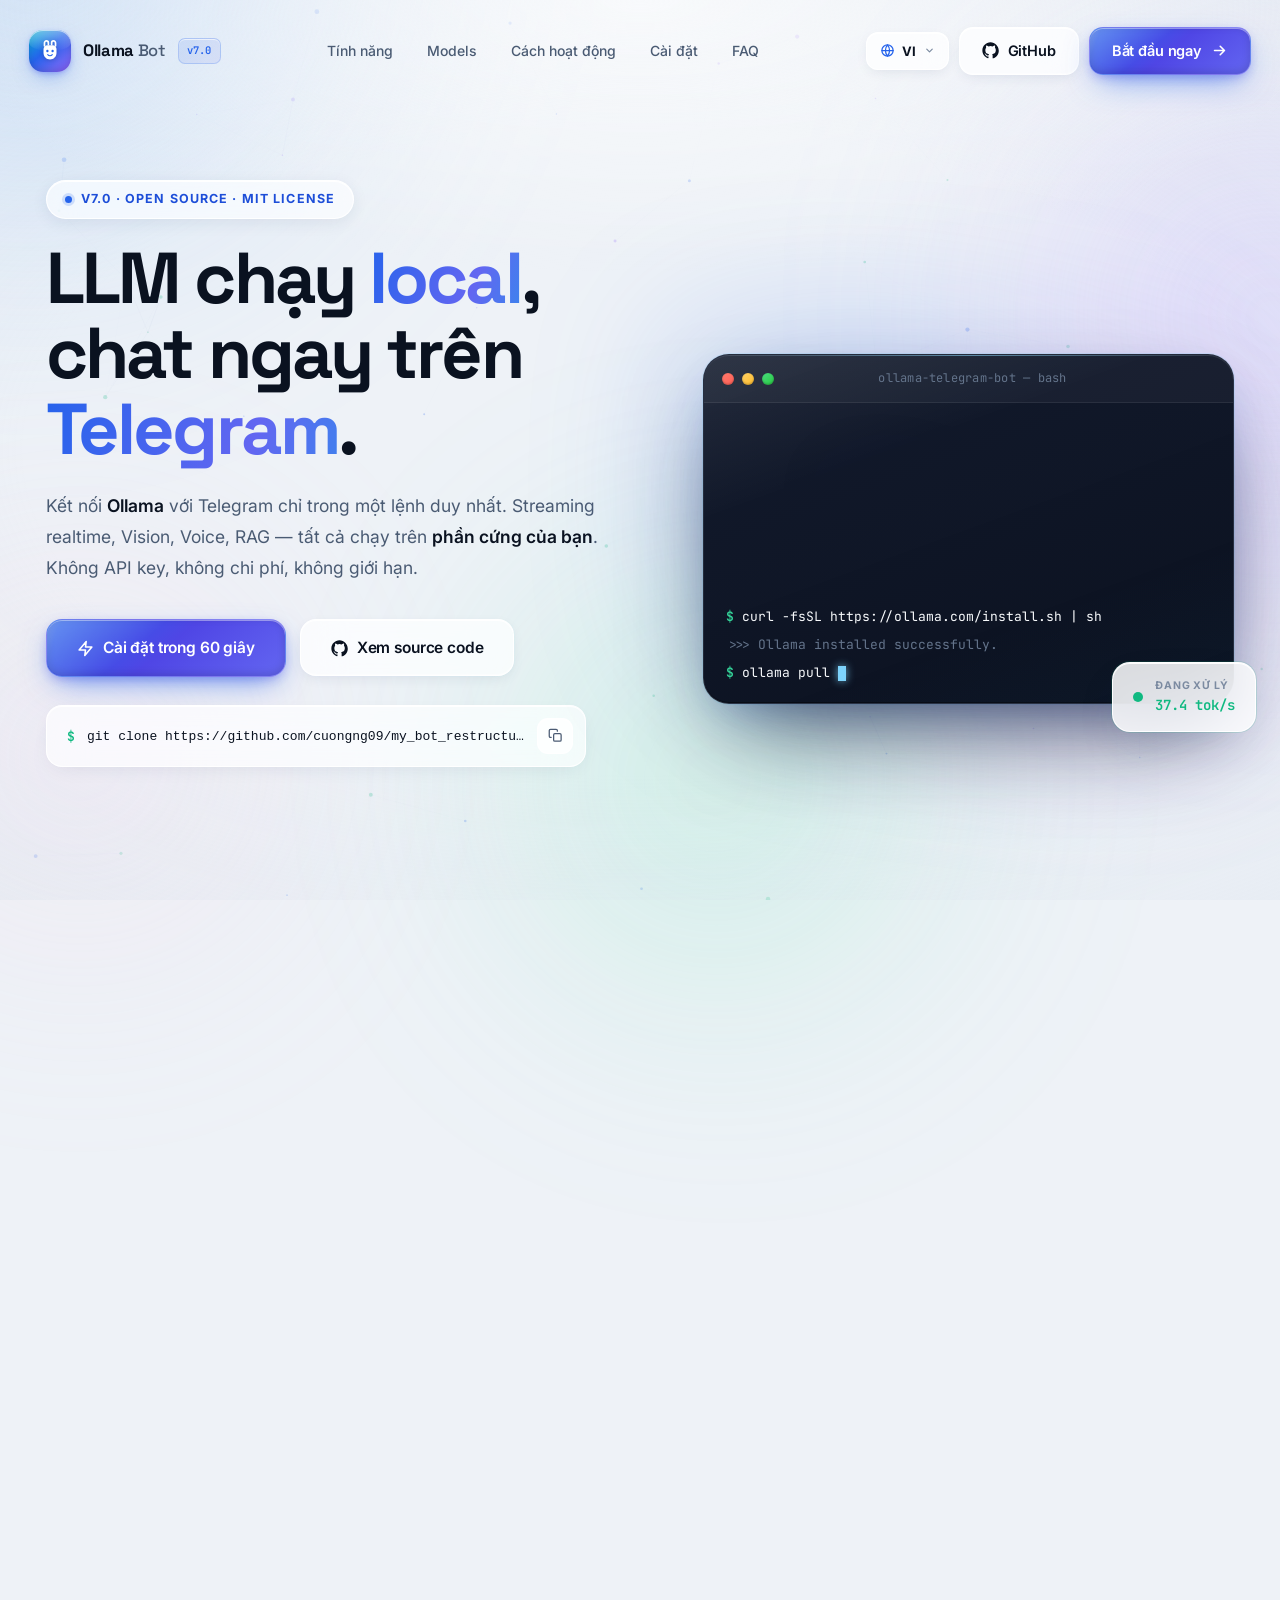
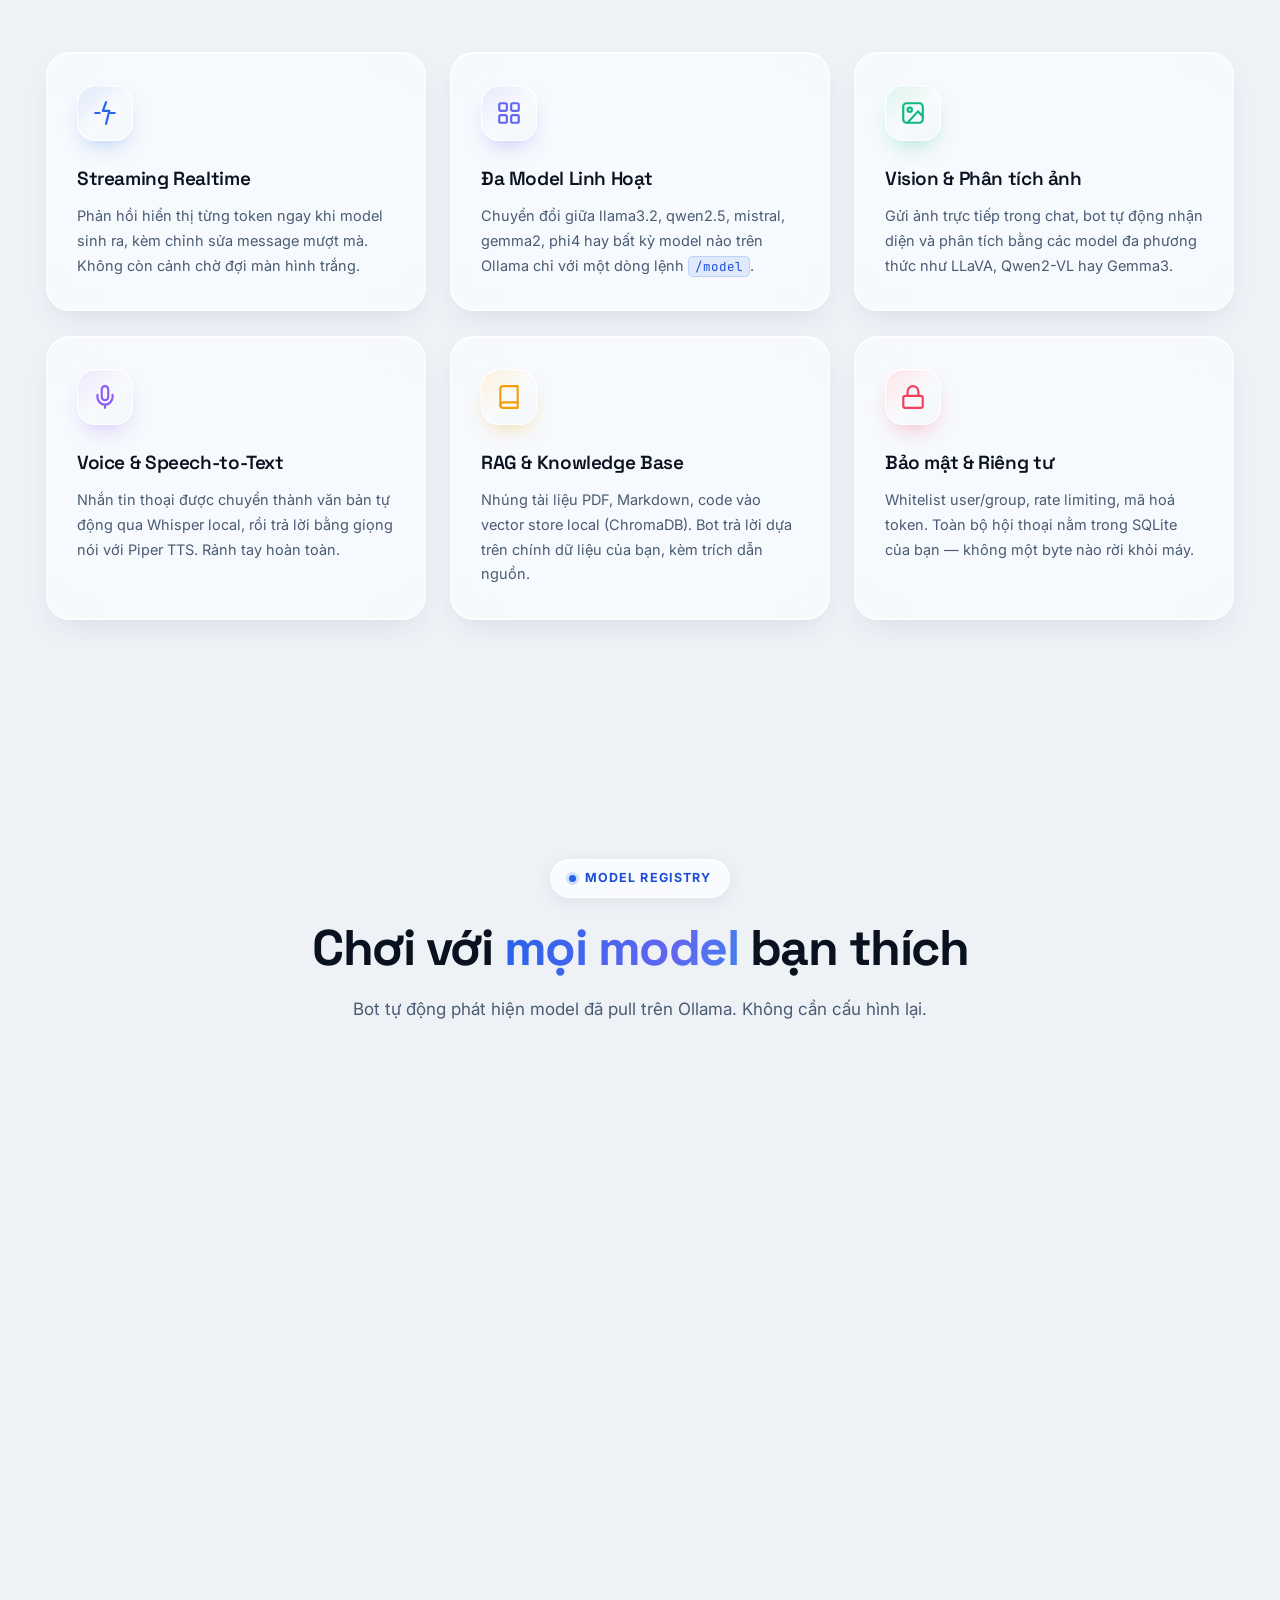
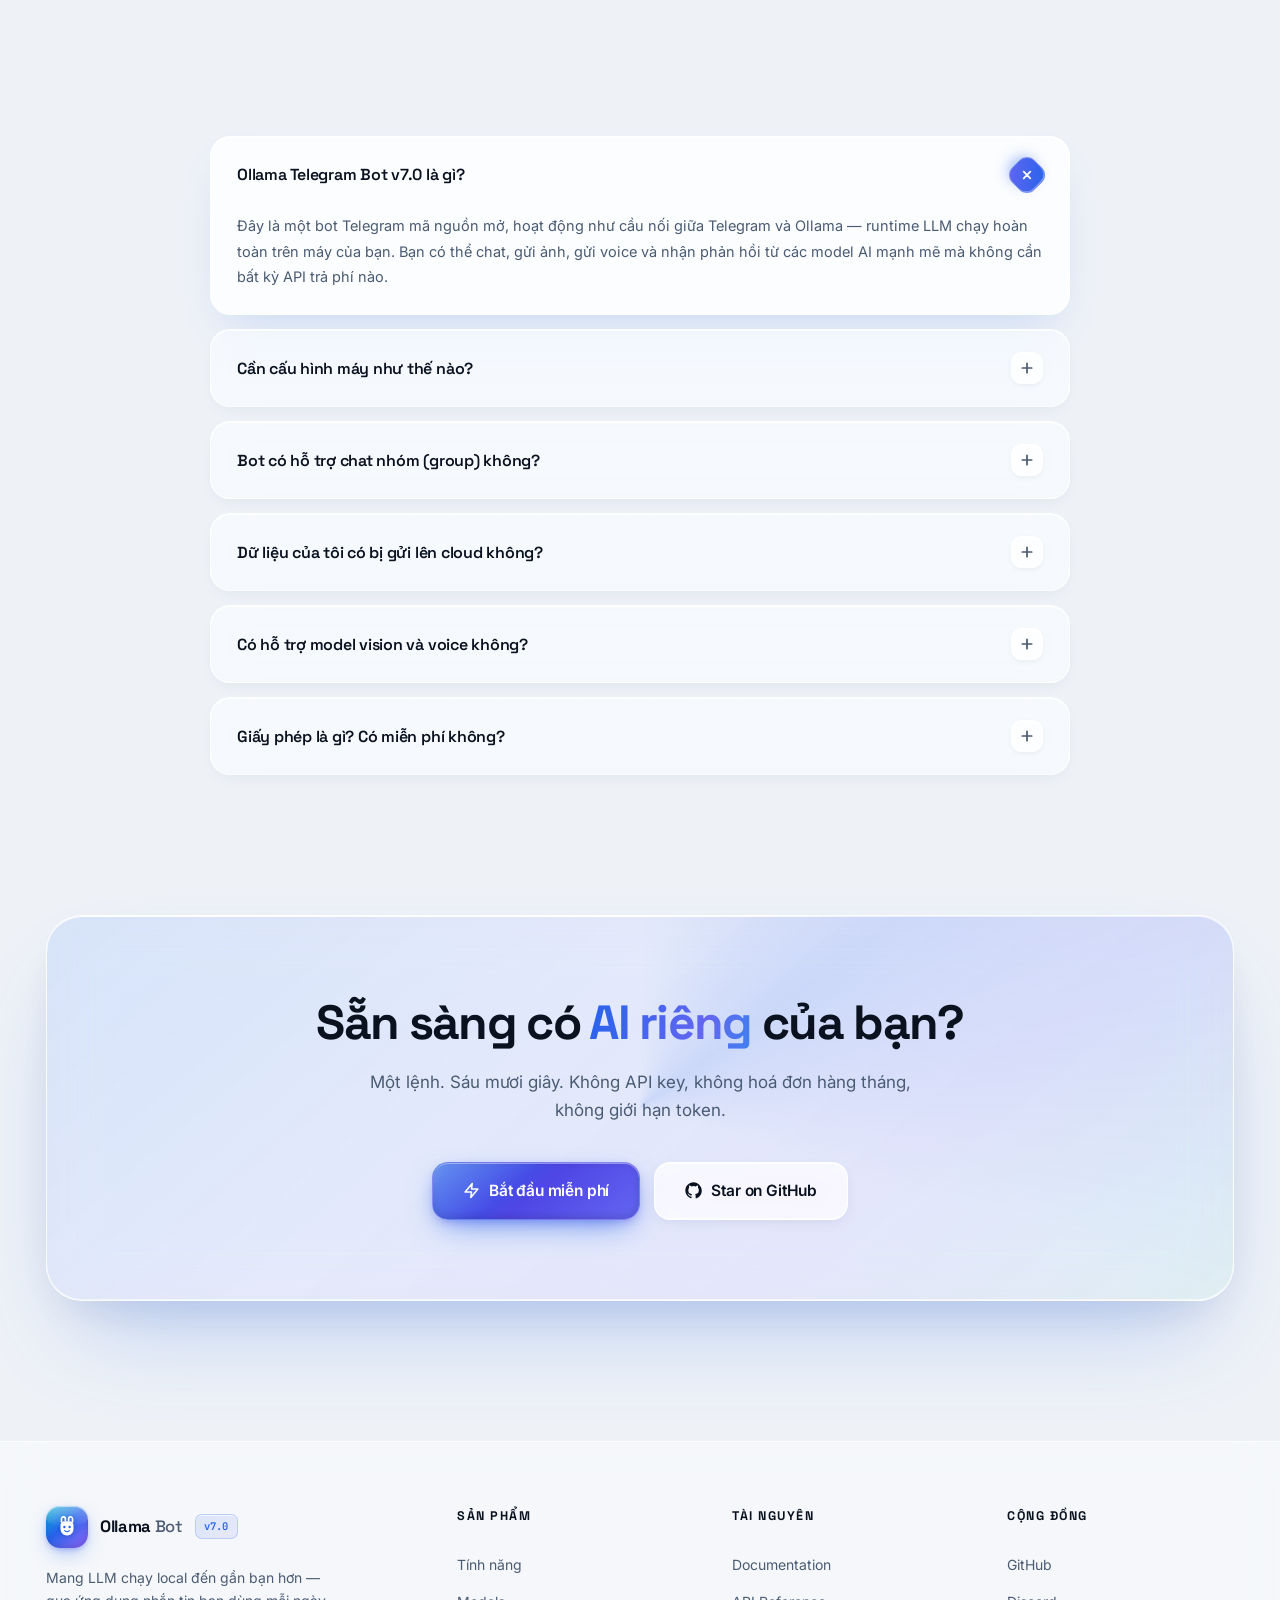
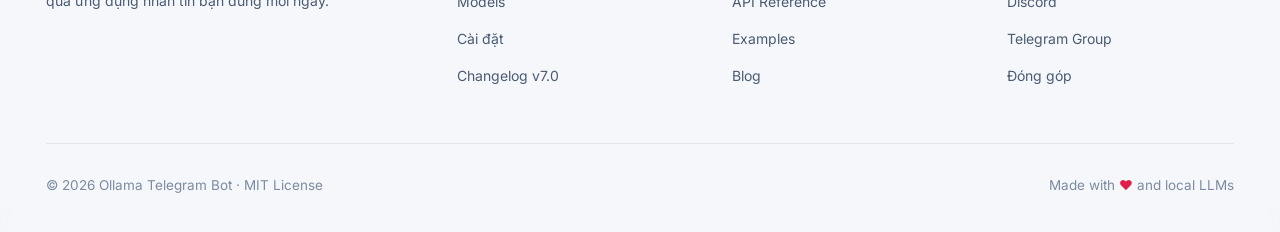
<file: index.html>
<!DOCTYPE html>
<html lang="vi">
<head>
<meta charset="UTF-8" />
<meta name="viewport" content="width=device-width, initial-scale=1.0" />
<title>Ollama Telegram Bot v7.0 — AI Local, Chat Không Giới Hạn</title>
<meta name="description" content="Ollama Telegram Bot v7.0 — Kết nối LLM chạy local với Telegram. Streaming realtime, Vision, Voice, RAG, cài đặt trong 60 giây." />
<link rel="preconnect" href="https://fonts.googleapis.com">
<link rel="preconnect" href="https://fonts.gstatic.com" crossorigin>
<link href="https://fonts.googleapis.com/css2?family=Inter:wght@400;500;600;700;800&family=Space+Grotesk:wght@500;600;700&family=JetBrains+Mono:wght@400;500;600&display=swap" rel="stylesheet">
<style>
/* ============================================================
   LIQUID GLASS DESIGN TOKENS
============================================================ */
:root{
  --bg-0:#eef2f7;
  --bg-1:#e3e9f2;
  --bg-2:#d8e0ec;

  --primary:#2563eb;
  --primary-light:#3b82f6;
  --primary-dark:#1d4ed8;
  --indigo:#6366f1;
  --violet:#8b5cf6;
  --emerald:#10b981;
  --amber:#f59e0b;
  --rose:#f43f5e;
  --cyan:#06b6d4;

  --text:#0a1220;
  --text-soft:#1e293b;
  --muted:#4a5b73;
  --dim:#7c8ba1;

  --code-bg:linear-gradient(160deg,#0f172a 0%,#0a101e 100%);
  --code-border:rgba(56,189,248,0.16);
  --code-glow:0 20px 50px -18px rgba(15,23,42,0.55), 0 0 0 1px rgba(56,189,248,0.10), inset 0 1px 0 rgba(255,255,255,0.06);
  --code-text:#cbd5e1;
  --code-cmd:#7dd3fc;
  --code-key:#c4b5fd;
  --code-str:#6ee7b7;
  --code-cmt:#64748b;

  --radius:24px;
  --radius-sm:16px;
  --radius-lg:32px;
  --maxw:1240px;

  --font:'Inter',system-ui,-apple-system,sans-serif;
  --display:'Space Grotesk','Inter',sans-serif;
  --mono:'JetBrains Mono',ui-monospace,monospace;

  --ease:cubic-bezier(.22,1,.36,1);
  --ease-out:cubic-bezier(.16,1,.3,1);
}

*,*::before,*::after{box-sizing:border-box;margin:0;padding:0}
html{scroll-behavior:smooth;-webkit-text-size-adjust:100%}
body{
  font-family:var(--font);
  background:var(--bg-0);
  color:var(--text);
  line-height:1.65;
  overflow-x:hidden;
  -webkit-font-smoothing:antialiased;
  -moz-osx-font-smoothing:grayscale;
  position:relative;
}
img,svg{display:block;max-width:100%}
a{color:inherit;text-decoration:none}
button{font-family:inherit;cursor:pointer;border:none;background:none;color:inherit}
::selection{background:rgba(37,99,235,.25);color:var(--primary-dark)}

::-webkit-scrollbar{width:11px}
::-webkit-scrollbar-track{background:transparent}
::-webkit-scrollbar-thumb{
  background:linear-gradient(180deg,#94a3b8,#64748b);
  border-radius:10px;border:3px solid var(--bg-0);
}
::-webkit-scrollbar-thumb:hover{background:linear-gradient(180deg,#3b82f6,#6366f1)}

.scroll-progress{
  position:fixed;top:0;left:0;right:0;height:3px;z-index:999;
  background:transparent;pointer-events:none;
}
.scroll-progress::after{
  content:'';display:block;height:100%;width:var(--sp,0%);
  background:linear-gradient(90deg,#06b6d4,#2563eb 35%,#6366f1 70%,#8b5cf6);
  box-shadow:0 0 12px rgba(37,99,235,.6),0 0 4px rgba(99,102,241,.9);
  transition:width .1s linear;
  border-radius:0 3px 3px 0;
}

#bg-canvas{
  position:fixed;inset:0;width:100%;height:100%;
  z-index:0;opacity:.55;pointer-events:none;
}
.grain{
  position:fixed;inset:0;z-index:1;pointer-events:none;opacity:.035;
  background-image:url("data:image/svg+xml,%3Csvg viewBox='0 0 200 200' xmlns='http://www.w3.org/2000/svg'%3E%3Cfilter id='n'%3E%3CfeTurbulence type='fractalNoise' baseFrequency='0.85' numOctaves='2'/%3E%3C/filter%3E%3Crect width='100%25' height='100%25' filter='url(%23n)'/%3E%3C/svg%3E");
  mix-blend-mode:overlay;
}
.liquid-blob{
  position:fixed;border-radius:50%;filter:blur(120px);
  z-index:0;pointer-events:none;opacity:.55;
  will-change:transform;
}
.blob-1{width:680px;height:680px;top:-300px;left:-200px;background:radial-gradient(circle at 30% 30%,#93c5fd,transparent 65%);animation:blobFloat1 24s ease-in-out infinite;}
.blob-2{width:600px;height:600px;top:8%;right:-240px;background:radial-gradient(circle at 60% 40%,#c4b5fd,transparent 65%);animation:blobFloat2 28s ease-in-out infinite;}
.blob-3{width:560px;height:560px;bottom:-160px;left:38%;background:radial-gradient(circle at 40% 50%,#6ee7b7,transparent 68%);opacity:.35;animation:blobFloat3 32s ease-in-out infinite;}
.blob-4{width:520px;height:520px;top:55%;left:-180px;background:radial-gradient(circle at 50% 50%,#fbcfe8,transparent 70%);opacity:.3;animation:blobFloat2 26s ease-in-out infinite reverse;}
@keyframes blobFloat1{0%,100%{transform:translate(0,0) scale(1)}50%{transform:translate(120px,90px) scale(1.15)}}
@keyframes blobFloat2{0%,100%{transform:translate(0,0) scale(1)}50%{transform:translate(-100px,110px) scale(1.1)}}
@keyframes blobFloat3{0%,100%{transform:translate(0,0) scale(1)}50%{transform:translate(80px,-90px) scale(1.18)}}

.vignette{
  position:fixed;inset:0;z-index:1;pointer-events:none;
  background:
    radial-gradient(ellipse 100% 55% at 50% 0%,rgba(255,255,255,.65) 0%,transparent 55%),
    radial-gradient(ellipse 120% 90% at 50% 50%,transparent 40%,rgba(216,224,236,.55) 100%);
}

.wrap{position:relative;z-index:2}
.container{max-width:var(--maxw);margin:0 auto;padding:0 26px}
section{position:relative;padding:120px 0}
.sec-head{text-align:center;max-width:740px;margin:0 auto 70px}
.eyebrow{
  display:inline-flex;align-items:center;gap:9px;
  padding:8px 18px;border-radius:100px;
  background:rgba(255,255,255,.65);
  border:1px solid rgba(255,255,255,.9);
  backdrop-filter:blur(20px) saturate(180%);
  -webkit-backdrop-filter:blur(20px) saturate(180%);
  box-shadow:0 4px 16px rgba(31,50,90,.08), inset 0 1px 0 rgba(255,255,255,.95);
  color:var(--primary-dark);
  font-size:12.5px;font-weight:700;letter-spacing:.09em;text-transform:uppercase;
  margin-bottom:22px;
}
.eyebrow .dot{
  width:7px;height:7px;border-radius:50%;background:var(--primary);
  box-shadow:0 0 0 3px rgba(37,99,235,.18);
  animation:pulseDot 2.4s ease-in-out infinite;
}
@keyframes pulseDot{
  0%,100%{transform:scale(1);box-shadow:0 0 0 3px rgba(37,99,235,.18)}
  50%{transform:scale(.7);box-shadow:0 0 0 6px rgba(37,99,235,.05)}
}

h2.sec-title{
  font-family:var(--display);
  font-size:clamp(30px,4.6vw,50px);
  font-weight:700;line-height:1.13;letter-spacing:-.03em;
  margin-bottom:18px;color:var(--text);
}
.sec-sub{color:var(--muted);font-size:17px;line-height:1.7}
.sec-sub code{
  font-family:var(--mono);font-size:.8em;
  background:rgba(37,99,235,.1);border:1px solid rgba(37,99,235,.18);
  padding:2px 7px;border-radius:6px;color:var(--primary-dark);
}

.grad-text{
  background:linear-gradient(110deg,#2563eb 0%,#6366f1 30%,#0ea5e9 60%,#8b5cf6 90%,#2563eb 100%);
  background-size:250% auto;
  -webkit-background-clip:text;background-clip:text;
  -webkit-text-fill-color:transparent;color:transparent;
  animation:shine 8s linear infinite;
}
@keyframes shine{to{background-position:250% center}}

/* ============================================================
   NAVBAR
============================================================ */
.nav{
  position:fixed;top:14px;left:50%;transform:translateX(-50%);
  z-index:100;width:calc(100% - 32px);max-width:var(--maxw);
  transition:all .5s var(--ease);
  padding:12px 8px;
  border-radius:22px;
  background:transparent;
  border:1px solid transparent;
}
.nav.scrolled{
  padding:10px 16px;
  background:rgba(255,255,255,.62);
  backdrop-filter:blur(28px) saturate(190%);
  -webkit-backdrop-filter:blur(28px) saturate(190%);
  border:1px solid rgba(255,255,255,.85);
  box-shadow:
    0 12px 40px -12px rgba(31,50,90,.18),
    0 4px 12px -4px rgba(31,50,90,.08),
    inset 0 1px 0 rgba(255,255,255,.95),
    inset 0 -1px 0 rgba(255,255,255,.35);
}
.nav-inner{display:flex;align-items:center;justify-content:space-between;gap:16px}

.logo{display:flex;align-items:center;gap:12px;font-family:var(--display);font-weight:700;font-size:16.5px;letter-spacing:-.02em;color:var(--text)}
.logo-mark{
  width:42px;height:42px;border-radius:14px;
  display:grid;place-items:center;
  background:linear-gradient(140deg,#06b6d4,#2563eb 45%,#6366f1 75%,#8b5cf6);
  box-shadow:
    0 8px 20px -6px rgba(37,99,235,.5),
    0 2px 6px -2px rgba(99,102,241,.6),
    inset 0 1px 0 rgba(255,255,255,.55),
    inset 0 -2px 6px rgba(0,0,0,.12);
  flex-shrink:0;
  position:relative;overflow:hidden;
}
.logo-mark::after{
  content:'';position:absolute;top:0;left:0;right:0;height:50%;
  background:linear-gradient(180deg,rgba(255,255,255,.4),transparent);
  border-radius:14px 14px 50% 50%;
  pointer-events:none;
}
.logo-mark svg{width:26px;height:26px;position:relative;z-index:1;filter:drop-shadow(0 1px 2px rgba(0,0,0,.15))}
.logo-ver{
  font-family:var(--mono);font-size:10.5px;font-weight:600;
  padding:3px 8px;border-radius:7px;
  background:linear-gradient(140deg,rgba(37,99,235,.12),rgba(99,102,241,.1));
  border:1px solid rgba(37,99,235,.2);
  color:var(--primary);letter-spacing:.02em;
  box-shadow:inset 0 1px 0 rgba(255,255,255,.6);
}

.nav-links{display:flex;align-items:center;gap:2px}
.nav-links a{
  padding:9px 16px;border-radius:12px;font-size:14px;font-weight:500;color:var(--muted);
  transition:all .3s var(--ease);position:relative;
}
.nav-links a:hover{color:var(--text);background:rgba(255,255,255,.5)}
.nav-links a.active{
  color:var(--primary-dark);
  background:rgba(255,255,255,.7);
  box-shadow:inset 0 1px 0 rgba(255,255,255,.95), 0 2px 6px -2px rgba(37,99,235,.15);
}

.nav-cta{display:flex;align-items:center;gap:10px}

/* ============================================================
   LANGUAGE SWITCHER
============================================================ */
.lang-switcher{position:relative}
.lang-btn{
  display:flex;align-items:center;gap:7px;
  padding:10px 13px;border-radius:12px;
  background:rgba(255,255,255,.75);
  border:1px solid rgba(255,255,255,.95);
  color:var(--text);
  font-size:13px;font-weight:700;letter-spacing:.02em;
  backdrop-filter:blur(20px) saturate(180%);
  -webkit-backdrop-filter:blur(20px) saturate(180%);
  box-shadow:
    0 4px 14px -4px rgba(31,50,90,.12),
    inset 0 1px 0 rgba(255,255,255,.95);
  transition:all .3s var(--ease);
}
.lang-btn:hover{background:#fff;transform:translateY(-1px);box-shadow:0 8px 20px -6px rgba(37,99,235,.25), inset 0 1px 0 rgba(255,255,255,1)}
.lang-btn .globe{width:15px;height:15px;color:var(--primary)}
.lang-btn .chev{width:11px;height:11px;color:var(--dim);transition:transform .3s var(--ease)}
.lang-switcher.open .lang-btn .chev{transform:rotate(180deg)}
.lang-switcher.open .lang-btn{background:#fff;border-color:rgba(37,99,235,.25)}

.lang-menu{
  position:absolute;top:calc(100% + 10px);right:0;
  min-width:180px;padding:8px;
  border-radius:16px;
  background:rgba(255,255,255,.9);
  backdrop-filter:blur(30px) saturate(190%);
  -webkit-backdrop-filter:blur(30px) saturate(190%);
  border:1px solid rgba(255,255,255,.95);
  box-shadow:
    0 24px 60px -16px rgba(31,50,90,.25),
    inset 0 1px 0 rgba(255,255,255,.95);
  opacity:0;transform:translateY(-8px) scale(.96);
  pointer-events:none;
  transition:.3s var(--ease);
  transform-origin:top right;
  z-index:120;
}
.lang-switcher.open .lang-menu{opacity:1;transform:none;pointer-events:auto}
.lang-opt{
  display:flex;align-items:center;gap:10px;width:100%;
  padding:10px 12px;border-radius:10px;
  font-size:13.5px;font-weight:500;color:var(--text);
  text-align:left;transition:.25s var(--ease);
}
.lang-opt:hover{background:rgba(37,99,235,.08);color:var(--primary)}
.lang-opt.active{
  background:rgba(37,99,235,.1);color:var(--primary);font-weight:700;
  box-shadow:inset 0 1px 0 rgba(255,255,255,.8);
}
.lang-opt .flag{
  font-size:15px;line-height:1;
  width:22px;height:16px;border-radius:3px;
  background:#fff;box-shadow:0 1px 2px rgba(0,0,0,.12);
  display:grid;place-items:center;flex-shrink:0;
}
.lang-opt .flag em{font-style:normal;font-size:12px;line-height:1}
.lang-opt .check{width:14px;height:14px;margin-left:auto;color:var(--primary);opacity:0;transition:.2s}
.lang-opt.active .check{opacity:1}

/* ============================================================
   BUTTONS
============================================================ */
.btn{
  display:inline-flex;align-items:center;justify-content:center;gap:9px;
  padding:11px 22px;border-radius:14px;
  font-size:14.5px;font-weight:600;letter-spacing:-.01em;
  transition:all .35s var(--ease);
  position:relative;overflow:hidden;white-space:nowrap;
  isolation:isolate;
}
.btn svg{width:17px;height:17px;flex-shrink:0;position:relative;z-index:1}
.btn span{position:relative;z-index:1}

.btn-ghost{
  background:rgba(255,255,255,.75);
  border:1px solid rgba(255,255,255,.95);
  color:var(--text);
  backdrop-filter:blur(20px) saturate(180%);
  -webkit-backdrop-filter:blur(20px) saturate(180%);
  box-shadow:
    0 4px 14px -4px rgba(31,50,90,.12),
    inset 0 1px 0 rgba(255,255,255,.95),
    inset 0 -1px 0 rgba(255,255,255,.4);
}
.btn-ghost:hover{
  background:rgba(255,255,255,.92);
  transform:translateY(-2px);
  box-shadow:
    0 12px 28px -8px rgba(31,50,90,.18),
    inset 0 1px 0 rgba(255,255,255,1),
    inset 0 -1px 0 rgba(255,255,255,.5);
}

.btn-primary{
  background:linear-gradient(140deg,#2563eb 0%,#4f46e5 50%,#6366f1 100%);
  color:#fff;
  border:1px solid rgba(255,255,255,.25);
  box-shadow:
    0 12px 32px -10px rgba(37,99,235,.7),
    0 4px 12px -4px rgba(79,70,229,.5),
    inset 0 1px 0 rgba(255,255,255,.4),
    inset 0 -2px 8px rgba(0,0,0,.15);
  overflow:hidden;
}
.btn-primary::before{
  content:'';position:absolute;inset:0;border-radius:inherit;
  background:linear-gradient(140deg,rgba(255,255,255,.3),transparent 40%);
  pointer-events:none;
}
.btn-primary::after{
  content:'';position:absolute;top:-50%;left:-60%;
  width:60%;height:200%;
  background:linear-gradient(90deg,transparent,rgba(255,255,255,.45),transparent);
  transform:rotate(20deg);
  transition:left .8s var(--ease);
}
.btn-primary:hover::after{left:120%}
.btn-primary:hover{
  transform:translateY(-3px);
  box-shadow:
    0 20px 44px -10px rgba(37,99,235,.85),
    0 6px 16px -4px rgba(79,70,229,.6),
    inset 0 1px 0 rgba(255,255,255,.5),
    inset 0 -2px 8px rgba(0,0,0,.18);
}
.btn-lg{padding:15px 30px;font-size:15.5px;border-radius:16px}

.burger{display:none;width:44px;height:44px;border-radius:13px;border:1px solid rgba(255,255,255,.9);background:rgba(255,255,255,.7);place-items:center;backdrop-filter:blur(20px);box-shadow:inset 0 1px 0 rgba(255,255,255,.95), 0 4px 10px -4px rgba(31,50,90,.15)}
.burger span{display:block;width:18px;height:2px;background:var(--text);border-radius:2px;transition:.3s;position:relative}
.burger span::before,.burger span::after{content:'';position:absolute;left:0;width:18px;height:2px;background:var(--text);border-radius:2px;transition:.3s}
.burger span::before{top:-6px}
.burger span::after{top:6px}
.burger.open span{background:transparent}
.burger.open span::before{top:0;transform:rotate(45deg)}
.burger.open span::after{top:0;transform:rotate(-45deg)}

.mobile-menu{
  display:none;flex-direction:column;gap:4px;
  position:absolute;top:calc(100% + 10px);left:0;right:0;
  padding:16px;border-radius:22px;
  background:rgba(255,255,255,.85);
  backdrop-filter:blur(30px) saturate(190%);
  -webkit-backdrop-filter:blur(30px) saturate(190%);
  border:1px solid rgba(255,255,255,.95);
  box-shadow:
    0 24px 60px -16px rgba(31,50,90,.2),
    inset 0 1px 0 rgba(255,255,255,.95);
  opacity:0;transform:translateY(-12px) scale(.98);pointer-events:none;
  transition:.4s var(--ease);transform-origin:top center;
}
.mobile-menu.open{opacity:1;transform:none;pointer-events:auto}
.mobile-menu a{padding:13px 16px;border-radius:12px;font-weight:500;color:var(--muted);transition:.25s}
.mobile-menu a:hover{background:rgba(37,99,235,.08);color:var(--primary)}

/* ============================================================
   HERO
============================================================ */
.hero{padding-top:180px;padding-bottom:100px}
.hero-grid{display:grid;grid-template-columns:1.05fr .95fr;gap:70px;align-items:center;}

.hero h1{
  font-family:var(--display);
  font-size:clamp(40px,6.4vw,72px);
  font-weight:700;line-height:1.05;letter-spacing:-.04em;
  margin-bottom:24px;color:var(--text);
}
.hero p.lead{color:var(--muted);font-size:17.5px;line-height:1.75;max-width:570px;margin-bottom:36px;}
.hero p.lead strong{color:var(--text);font-weight:600}

.hero-actions{display:flex;flex-wrap:wrap;gap:14px;margin-bottom:28px}

.install-inline{
  display:flex;align-items:center;gap:12px;
  padding:12px 12px 12px 20px;
  border-radius:16px;
  background:rgba(255,255,255,.7);
  border:1px solid rgba(255,255,255,.95);
  backdrop-filter:blur(20px) saturate(180%);
  -webkit-backdrop-filter:blur(20px) saturate(180%);
  box-shadow:
    0 6px 20px -8px rgba(31,50,90,.12),
    inset 0 1px 0 rgba(255,255,255,.95);
  max-width:540px;
  font-family:var(--mono);font-size:13px;
  transition:all .3s var(--ease);
}
.install-inline:hover{
  border-color:rgba(37,99,235,.35);
  box-shadow:
    0 12px 28px -8px rgba(37,99,235,.2),
    inset 0 1px 0 rgba(255,255,255,.95);
  transform:translateY(-2px);
}
.install-inline .prompt{color:var(--emerald);user-select:none;font-weight:600}
.install-inline code{color:var(--text);flex:1;overflow:hidden;text-overflow:ellipsis;white-space:nowrap;font-weight:500}
.copy-btn{
  width:36px;height:36px;border-radius:11px;flex-shrink:0;
  display:grid;place-items:center;
  background:rgba(255,255,255,.8);
  border:1px solid rgba(255,255,255,.95);
  color:var(--muted);transition:.3s var(--ease);
  box-shadow:inset 0 1px 0 rgba(255,255,255,.95);
}
.copy-btn:hover{background:#fff;color:var(--primary);transform:translateY(-1px);box-shadow:0 4px 12px -4px rgba(37,99,235,.3)}
.copy-btn svg{width:15px;height:15px}
.copy-btn.copied{background:rgba(16,185,129,.15);border-color:rgba(16,185,129,.4);color:var(--emerald)}

.hero-tags{display:flex;flex-wrap:wrap;gap:10px;margin-top:28px}
.tag{
  display:inline-flex;align-items:center;gap:7px;
  padding:7px 14px;border-radius:100px;
  font-size:12.5px;font-weight:500;color:var(--text-soft);
  background:rgba(255,255,255,.65);
  border:1px solid rgba(255,255,255,.95);
  backdrop-filter:blur(14px);
  box-shadow:inset 0 1px 0 rgba(255,255,255,.95), 0 2px 6px -2px rgba(31,50,90,.08);
  transition:.3s var(--ease);
}
.tag:hover{transform:translateY(-2px);box-shadow:inset 0 1px 0 rgba(255,255,255,.95), 0 6px 14px -4px rgba(37,99,235,.15)}
.tag svg{width:13px;height:13px;color:var(--primary)}

.terminal-wrap{position:relative;perspective:1400px}
.terminal-wrap::before{
  content:'';position:absolute;inset:-60px;z-index:-1;
  background:
    radial-gradient(circle at 30% 40%,rgba(37,99,235,.28),transparent 55%),
    radial-gradient(circle at 70% 60%,rgba(139,92,246,.24),transparent 55%);
  filter:blur(60px);
}
.terminal{
  border-radius:26px;overflow:hidden;
  background:linear-gradient(160deg,rgba(15,23,42,.98),rgba(10,16,30,1));
  border:1px solid rgba(148,163,184,.18);
  box-shadow:
    0 45px 100px -30px rgba(15,23,42,.75),
    0 20px 45px -20px rgba(37,99,235,.35),
    0 0 0 1px rgba(56,189,248,.12),
    inset 0 1px 0 rgba(255,255,255,.09),
    inset 0 -1px 0 rgba(0,0,0,.4);
  position:relative;
  transform-style:preserve-3d;
  transition:transform .6s var(--ease);
  animation:floatY 8s ease-in-out infinite;
}
.terminal::before{
  content:'';position:absolute;inset:0;border-radius:inherit;pointer-events:none;
  background:linear-gradient(160deg,rgba(255,255,255,.08),transparent 30%,transparent 70%,rgba(56,189,248,.04));
}
.terminal::after{
  content:'';position:absolute;top:0;left:0;right:0;height:1px;
  background:linear-gradient(90deg,transparent,rgba(125,211,252,.5),transparent);
}
@keyframes floatY{0%,100%{transform:translateY(0)}50%{transform:translateY(-14px)}}

.term-bar{
  display:flex;align-items:center;gap:8px;
  padding:14px 18px;
  background:rgba(255,255,255,.035);
  border-bottom:1px solid rgba(255,255,255,.07);
  position:relative;z-index:1;
}
.term-dots{display:flex;gap:8px}
.term-dots i{width:12px;height:12px;border-radius:50%;display:block;box-shadow:inset 0 -1px 2px rgba(0,0,0,.25)}
.term-dots i:nth-child(1){background:linear-gradient(140deg,#ff7a6b,#ff5f57)}
.term-dots i:nth-child(2){background:linear-gradient(140deg,#ffd166,#febc2e)}
.term-dots i:nth-child(3){background:linear-gradient(140deg,#4ade80,#28c840)}
.term-title{
  flex:1;text-align:center;font-family:var(--mono);font-size:12px;color:#64748b;
  margin-right:52px;letter-spacing:.02em;
}
.term-body{
  height:300px;padding:20px 22px;
  display:flex;flex-direction:column;justify-content:flex-end;gap:8px;
  font-family:var(--mono);font-size:13px;line-height:1.55;
  overflow:hidden;color:#e2e8f0;
  position:relative;z-index:1;
}
.term-line{white-space:pre-wrap;word-break:break-word;opacity:0;transform:translateY(4px)}
.term-line.visible{animation:termIn .3s var(--ease) forwards}
@keyframes termIn{to{opacity:1;transform:none}}
.term-line.cmd{color:#f8fafc}
.term-line.cmd .dollar{color:#34d399;font-weight:600}
.term-line.out{color:#64748b}
.term-line.ok{color:#34d399}
.term-line.info{color:#7dd3fc}
.cursor{
  display:inline-block;width:8px;height:15px;background:#7dd3fc;
  vertical-align:middle;animation:blink 1.05s steps(2) infinite;
  box-shadow:0 0 8px rgba(125,211,252,.8);
}
@keyframes blink{0%,50%{opacity:1}51%,100%{opacity:0}}

.float-badge{
  position:absolute;right:-22px;bottom:-28px;
  display:flex;align-items:center;gap:12px;
  padding:14px 20px;border-radius:18px;
  background:rgba(255,255,255,.85);
  border:1px solid rgba(255,255,255,.95);
  backdrop-filter:blur(28px) saturate(180%);
  -webkit-backdrop-filter:blur(28px) saturate(180%);
  box-shadow:
    0 20px 50px -18px rgba(31,50,90,.25),
    0 0 0 1px rgba(16,185,129,.15),
    inset 0 1px 0 rgba(255,255,255,.95);
  animation:floatY 6s ease-in-out infinite .8s;
}
.float-badge .ping{
  width:10px;height:10px;border-radius:50%;background:var(--emerald);
  box-shadow:0 0 0 0 rgba(16,185,129,.7);animation:ping 2s infinite;
}
@keyframes ping{
  0%{box-shadow:0 0 0 0 rgba(16,185,129,.65)}
  70%{box-shadow:0 0 0 14px rgba(16,185,129,0)}
  100%{box-shadow:0 0 0 0 rgba(16,185,129,0)}
}
.float-badge .fb-label{font-size:10.5px;color:var(--dim);letter-spacing:.08em;text-transform:uppercase;font-weight:700}
.float-badge .fb-val{font-family:var(--mono);font-size:14px;color:var(--emerald);font-weight:600}

/* ============================================================
   STATS
============================================================ */
.stats{padding:0 0 50px}
.stats-grid{
  display:grid;grid-template-columns:repeat(4,1fr);
  border-radius:28px;overflow:hidden;
  background:rgba(255,255,255,.55);
  border:1px solid rgba(255,255,255,.9);
  backdrop-filter:blur(28px) saturate(180%);
  -webkit-backdrop-filter:blur(28px) saturate(180%);
  box-shadow:
    0 24px 60px -20px rgba(31,50,90,.15),
    inset 0 1px 0 rgba(255,255,255,.95),
    inset 0 -1px 0 rgba(255,255,255,.5);
  position:relative;
}
.stats-grid::before{
  content:'';position:absolute;top:0;left:0;right:0;height:1px;
  background:linear-gradient(90deg,transparent,rgba(255,255,255,1),transparent);
}
.stat{padding:38px 26px;text-align:center;position:relative;transition:.4s var(--ease);}
.stat:not(:last-child)::after{
  content:'';position:absolute;right:0;top:24%;height:52%;width:1px;
  background:linear-gradient(180deg,transparent,rgba(148,163,184,.35),transparent);
}
.stat:hover{background:rgba(255,255,255,.5)}
.stat-num{
  font-family:var(--display);font-size:clamp(28px,3.6vw,42px);font-weight:700;
  letter-spacing:-.03em;line-height:1.1;margin-bottom:8px;
}
.stat-lbl{font-size:13px;color:var(--muted);font-weight:500}

/* ============================================================
   FEATURES
============================================================ */
.features-grid{display:grid;grid-template-columns:repeat(3,1fr);gap:24px;}
.card{
  position:relative;padding:32px 30px;border-radius:var(--radius);
  background:rgba(255,255,255,.55);
  border:1px solid rgba(255,255,255,.9);
  backdrop-filter:blur(24px) saturate(180%);
  -webkit-backdrop-filter:blur(24px) saturate(180%);
  box-shadow:
    0 12px 30px -12px rgba(31,50,90,.14),
    inset 0 1px 0 rgba(255,255,255,.95),
    inset 0 -1px 0 rgba(255,255,255,.5);
  overflow:hidden;
  transition:all .5s var(--ease);
  will-change:transform;
}
.card::before{
  content:'';position:absolute;inset:0;border-radius:inherit;pointer-events:none;
  opacity:0;transition:opacity .5s;
  background:radial-gradient(500px circle at var(--mx,50%) var(--my,50%),rgba(37,99,235,.1),transparent 42%);
  z-index:1;
}
.card::after{
  content:'';position:absolute;top:0;left:20%;right:20%;height:1px;
  background:linear-gradient(90deg,transparent,rgba(255,255,255,1),transparent);
  opacity:.9;
}
.card:hover::before{opacity:1}
.card:hover{
  border-color:rgba(255,255,255,1);
  transform:translateY(-8px);
  box-shadow:
    0 30px 60px -20px rgba(37,99,235,.28),
    0 12px 28px -12px rgba(31,50,90,.16),
    inset 0 1px 0 rgba(255,255,255,1),
    inset 0 -1px 0 rgba(255,255,255,.6);
}
.card h3{
  font-family:var(--display);font-size:19px;font-weight:600;
  letter-spacing:-.02em;margin-bottom:10px;position:relative;color:var(--text);z-index:2;
}
.card p{font-size:14.5px;color:var(--muted);line-height:1.7;position:relative;z-index:2}
.card code{
  font-family:var(--mono);font-size:12.5px;
  background:rgba(37,99,235,.1);border:1px solid rgba(37,99,235,.18);
  padding:1px 6px;border-radius:5px;color:var(--primary-dark);
}

.icon-box{
  width:56px;height:56px;border-radius:18px;
  display:grid;place-items:center;margin-bottom:22px;
  position:relative;z-index:2;
  background:linear-gradient(140deg,rgba(255,255,255,.95),rgba(241,245,249,.85));
  border:1px solid rgba(255,255,255,1);
  color:var(--primary);
  box-shadow:
    0 10px 22px -10px rgba(37,99,235,.4),
    inset 0 1px 0 rgba(255,255,255,1),
    inset 0 -1px 0 rgba(255,255,255,.4);
  transition:.5s var(--ease);
  overflow:hidden;
}
.icon-box::after{
  content:'';position:absolute;inset:0;border-radius:inherit;
  background:linear-gradient(140deg,currentColor,transparent 55%);
  opacity:.14;
}
.icon-box svg{width:26px;height:26px;position:relative;z-index:1;transition:.5s var(--ease)}
.card:hover .icon-box{transform:scale(1.08) rotate(-4deg)}
.card:hover .icon-box svg{transform:scale(1.05)}

.icon-box.indigo{color:var(--indigo);box-shadow:0 10px 22px -10px rgba(99,102,241,.45),inset 0 1px 0 rgba(255,255,255,1)}
.icon-box.emerald{color:var(--emerald);box-shadow:0 10px 22px -10px rgba(16,185,129,.45),inset 0 1px 0 rgba(255,255,255,1)}
.icon-box.violet{color:var(--violet);box-shadow:0 10px 22px -10px rgba(139,92,246,.45),inset 0 1px 0 rgba(255,255,255,1)}
.icon-box.amber{color:var(--amber);box-shadow:0 10px 22px -10px rgba(245,158,11,.45),inset 0 1px 0 rgba(255,255,255,1)}
.icon-box.rose{color:var(--rose);box-shadow:0 10px 22px -10px rgba(244,63,94,.45),inset 0 1px 0 rgba(255,255,255,1)}

/* ============================================================
   MODELS
============================================================ */
.models-grid{display:grid;grid-template-columns:repeat(4,1fr);gap:14px;}
.model-chip{
  display:flex;align-items:center;gap:14px;
  padding:18px 20px;border-radius:18px;
  background:rgba(255,255,255,.55);
  border:1px solid rgba(255,255,255,.9);
  backdrop-filter:blur(20px) saturate(180%);
  -webkit-backdrop-filter:blur(20px) saturate(180%);
  box-shadow:
    0 6px 16px -8px rgba(31,50,90,.12),
    inset 0 1px 0 rgba(255,255,255,.95);
  transition:.4s var(--ease);
  cursor:default;
  position:relative;overflow:hidden;
}
.model-chip::before{
  content:'';position:absolute;top:0;left:15%;right:15%;height:1px;
  background:linear-gradient(90deg,transparent,rgba(255,255,255,1),transparent);
}
.model-chip:hover{
  background:rgba(255,255,255,.85);
  border-color:rgba(255,255,255,1);
  transform:translateY(-6px) scale(1.02);
  box-shadow:
    0 20px 40px -16px rgba(37,99,235,.28),
    inset 0 1px 0 rgba(255,255,255,1);
}
.model-dot{
  width:11px;height:11px;border-radius:50%;flex-shrink:0;
  background:var(--primary);
  box-shadow:0 0 0 4px rgba(37,99,235,.15), 0 0 12px rgba(37,99,235,.5);
  animation:modelPulse 3s ease-in-out infinite;
}
@keyframes modelPulse{0%,100%{opacity:1}50%{opacity:.6}}
.model-chip:nth-child(2n) .model-dot{background:var(--indigo);box-shadow:0 0 0 4px rgba(99,102,241,.15),0 0 12px rgba(99,102,241,.5)}
.model-chip:nth-child(3n) .model-dot{background:var(--emerald);box-shadow:0 0 0 4px rgba(16,185,129,.15),0 0 12px rgba(16,185,129,.5)}
.model-chip:nth-child(5n) .model-dot{background:var(--violet);box-shadow:0 0 0 4px rgba(139,92,246,.15),0 0 12px rgba(139,92,246,.5)}
.model-chip:nth-child(7n) .model-dot{background:var(--amber);box-shadow:0 0 0 4px rgba(245,158,11,.15),0 0 12px rgba(245,158,11,.5)}
.model-info{min-width:0}
.model-name{font-family:var(--mono);font-size:13.5px;font-weight:600;color:var(--text);letter-spacing:-.01em}
.model-meta{font-size:11.5px;color:var(--dim);font-weight:500}

/* ============================================================
   HOW IT WORKS
============================================================ */
.demo-grid{display:grid;grid-template-columns:1fr 1fr;gap:60px;align-items:center}

.steps{display:flex;flex-direction:column;gap:10px}
.step{
  display:flex;gap:20px;padding:22px;border-radius:20px;
  transition:.4s var(--ease);
  border:1px solid transparent;
  position:relative;
}
.step:hover{
  background:rgba(255,255,255,.6);
  border-color:rgba(255,255,255,.95);
  backdrop-filter:blur(20px);
  box-shadow:0 12px 30px -14px rgba(31,50,90,.15), inset 0 1px 0 rgba(255,255,255,.95);
  transform:translateX(6px);
}
.step-num{
  width:44px;height:44px;border-radius:14px;flex-shrink:0;
  display:grid;place-items:center;
  font-family:var(--mono);font-size:14px;font-weight:700;
  background:linear-gradient(140deg,#2563eb,#6366f1);
  color:#fff;
  box-shadow:
    0 10px 22px -8px rgba(37,99,235,.55),
    inset 0 1px 0 rgba(255,255,255,.4);
}
.step h4{font-family:var(--display);font-size:17px;font-weight:600;margin-bottom:6px;letter-spacing:-.02em}
.step p{font-size:14.2px;color:var(--muted);line-height:1.68}
.step code{
  font-family:var(--mono);font-size:12.5px;
  background:rgba(37,99,235,.1);border:1px solid rgba(37,99,235,.18);
  padding:1px 6px;border-radius:5px;color:var(--primary-dark);
}

.tg-phone{
  border-radius:30px;padding:20px;
  background:rgba(255,255,255,.65);
  border:1px solid rgba(255,255,255,.95);
  backdrop-filter:blur(28px) saturate(180%);
  -webkit-backdrop-filter:blur(28px) saturate(180%);
  box-shadow:
    0 40px 90px -30px rgba(31,50,90,.28),
    0 15px 40px -20px rgba(37,99,235,.2),
    inset 0 1px 0 rgba(255,255,255,.95),
    inset 0 -1px 0 rgba(255,255,255,.5);
  position:relative;
}
.tg-phone::after{
  content:'';position:absolute;inset:-40px;z-index:-1;
  background:radial-gradient(circle at 50% 50%,rgba(37,99,235,.18),transparent 65%);
  filter:blur(50px);
}
.tg-head{
  display:flex;align-items:center;gap:12px;
  padding:12px 14px 18px;
  border-bottom:1px solid rgba(148,163,184,.2);
  margin-bottom:18px;
}
.tg-avatar{
  width:44px;height:44px;border-radius:50%;
  background:linear-gradient(140deg,#06b6d4,#2563eb 50%,#6366f1);
  display:grid;place-items:center;flex-shrink:0;
  box-shadow:0 8px 18px -6px rgba(37,99,235,.6), inset 0 1px 0 rgba(255,255,255,.4);
  position:relative;
}
.tg-avatar::after{
  content:'';position:absolute;inset:0;border-radius:50%;
  background:linear-gradient(180deg,rgba(255,255,255,.35),transparent 55%);
}
.tg-avatar svg{width:24px;height:24px;position:relative;z-index:1;filter:drop-shadow(0 1px 2px rgba(0,0,0,.2))}
.tg-name{font-weight:600;font-size:15px;color:var(--text)}
.tg-status{font-size:11.5px;color:var(--emerald);display:flex;align-items:center;gap:5px;font-weight:500}
.tg-status::before{content:'';width:7px;height:7px;border-radius:50%;background:var(--emerald);box-shadow:0 0 8px rgba(16,185,129,.7)}

.tg-body{display:flex;flex-direction:column;gap:12px;padding:0 6px 8px;min-height:300px}
.msg{max-width:82%;padding:12px 16px;border-radius:18px;font-size:13.8px;line-height:1.6;animation:msgIn .5s var(--ease) backwards}
@keyframes msgIn{from{opacity:0;transform:translateY(14px) scale(.95)}to{opacity:1;transform:none}}
.msg.user{
  align-self:flex-end;
  background:linear-gradient(135deg,#2563eb,#4f46e5);
  color:#fff;border-bottom-right-radius:6px;
  box-shadow:0 8px 18px -8px rgba(37,99,235,.6), inset 0 1px 0 rgba(255,255,255,.25);
}
.msg.bot{
  align-self:flex-start;
  background:rgba(255,255,255,.85);
  border:1px solid rgba(255,255,255,.95);
  border-bottom-left-radius:6px;color:var(--text-soft);
  backdrop-filter:blur(14px);
  box-shadow:inset 0 1px 0 rgba(255,255,255,.95), 0 4px 12px -6px rgba(31,50,90,.1);
}
.msg.bot code{
  font-family:var(--mono);font-size:12.2px;
  background:rgba(37,99,235,.1);
  border:1px solid rgba(37,99,235,.2);
  padding:1px 6px;border-radius:5px;color:var(--primary-dark);
}
.msg .typing-dots{display:inline-flex;gap:4px;align-items:center;height:16px}
.msg .typing-dots i{width:7px;height:7px;border-radius:50%;background:var(--dim);animation:bounce 1.3s infinite}
.msg .typing-dots i:nth-child(2){animation-delay:.18s}
.msg .typing-dots i:nth-child(3){animation-delay:.36s}
@keyframes bounce{0%,60%,100%{transform:translateY(0);opacity:.45}30%{transform:translateY(-6px);opacity:1}}

/* ============================================================
   INSTALL
============================================================ */
.install-grid{display:grid;grid-template-columns:repeat(3,1fr);gap:22px}
.install-card{
  border-radius:var(--radius);overflow:hidden;
  background:rgba(255,255,255,.55);
  border:1px solid rgba(255,255,255,.9);
  backdrop-filter:blur(24px) saturate(180%);
  -webkit-backdrop-filter:blur(24px) saturate(180%);
  box-shadow:
    0 12px 30px -12px rgba(31,50,90,.14),
    inset 0 1px 0 rgba(255,255,255,.95);
  transition:.5s var(--ease);
  display:flex;flex-direction:column;
  position:relative;
}
.install-card::after{
  content:'';position:absolute;top:0;left:20%;right:20%;height:1px;
  background:linear-gradient(90deg,transparent,rgba(255,255,255,1),transparent);
  pointer-events:none;
}
.install-card:hover{
  transform:translateY(-8px);
  border-color:rgba(255,255,255,1);
  box-shadow:
    0 30px 60px -20px rgba(37,99,235,.28),
    0 12px 28px -12px rgba(31,50,90,.16),
    inset 0 1px 0 rgba(255,255,255,1);
}
.install-card-head{padding:26px 26px 20px;display:flex;align-items:center;gap:14px}
.install-card-head .icon-box{width:46px;height:46px;border-radius:14px;margin:0}
.install-card-head .icon-box svg{width:22px;height:22px}
.install-card-head h3{font-family:var(--display);font-size:17px;font-weight:600;letter-spacing:-.02em;color:var(--text)}
.install-card-head span{font-size:12.5px;color:var(--dim);display:block;margin-top:2px}

.code-block{
  position:relative;margin:0 20px 20px;border-radius:18px;
  background:var(--code-bg);
  border:1px solid var(--code-border);
  padding:20px 52px 20px 20px;
  font-family:var(--mono);font-size:12.8px;line-height:1.9;
  color:var(--code-text);
  overflow-x:auto;
  flex:1;
  box-shadow:var(--code-glow);
  transition:.4s var(--ease);
}
.code-block::before{
  content:'';position:absolute;top:0;left:15%;right:15%;height:1px;
  background:linear-gradient(90deg,transparent,rgba(125,211,252,.5),transparent);
  pointer-events:none;
}
.code-block::after{
  content:'';position:absolute;bottom:0;left:25%;right:25%;height:1px;
  background:linear-gradient(90deg,transparent,rgba(56,189,248,.15),transparent);
  pointer-events:none;
}
.install-card:hover .code-block{
  border-color:rgba(56,189,248,.3);
  box-shadow:
    0 24px 60px -18px rgba(15,23,42,.65),
    0 0 0 1px rgba(56,189,248,.2),
    0 0 30px -8px rgba(56,189,248,.25),
    inset 0 1px 0 rgba(255,255,255,.08);
}
.code-block .cmt{color:var(--code-cmt);font-style:italic}
.code-block .cmd{color:var(--code-cmd);font-weight:600}
.code-block .str{color:var(--code-str)}
.code-block .key{color:var(--code-key);font-weight:500}
.code-block .copy-btn{
  position:absolute;top:14px;right:14px;
  background:rgba(255,255,255,.06);
  border:1px solid rgba(148,163,184,.2);
  color:#94a3b8;
  box-shadow:inset 0 1px 0 rgba(255,255,255,.06);
  backdrop-filter:blur(10px);
}
.code-block .copy-btn:hover{
  background:rgba(56,189,248,.15);
  border-color:rgba(56,189,248,.4);
  color:#7dd3fc;
  transform:translateY(-1px) scale(1.05);
}
.code-block .copy-btn.copied{
  background:rgba(16,185,129,.18);
  border-color:rgba(16,185,129,.5);
  color:#34d399;
}

/* ============================================================
   FAQ
============================================================ */
.faq-list{max-width:860px;margin:0 auto;display:flex;flex-direction:column;gap:14px}
.faq-item{
  border-radius:20px;
  background:rgba(255,255,255,.5);
  border:1px solid rgba(255,255,255,.9);
  backdrop-filter:blur(20px) saturate(180%);
  -webkit-backdrop-filter:blur(20px) saturate(180%);
  box-shadow:
    0 6px 18px -8px rgba(31,50,90,.1),
    inset 0 1px 0 rgba(255,255,255,.95);
  overflow:hidden;transition:.4s var(--ease);
  position:relative;
}
.faq-item::after{
  content:'';position:absolute;top:0;left:20%;right:20%;height:1px;
  background:linear-gradient(90deg,transparent,rgba(255,255,255,1),transparent);
  pointer-events:none;
}
.faq-item:hover{border-color:rgba(255,255,255,1);transform:translateY(-2px)}
.faq-item.open{
  background:rgba(255,255,255,.8);
  border-color:rgba(255,255,255,1);
  box-shadow:
    0 20px 45px -18px rgba(37,99,235,.22),
    inset 0 1px 0 rgba(255,255,255,1);
}
.faq-q{
  width:100%;display:flex;align-items:center;justify-content:space-between;gap:20px;
  padding:22px 26px;text-align:left;
  font-size:16px;font-weight:600;font-family:var(--display);letter-spacing:-.015em;
  color:var(--text);transition:.3s var(--ease);
}
.faq-q:hover{color:var(--primary)}
.faq-icon{
  width:32px;height:32px;border-radius:11px;flex-shrink:0;
  display:grid;place-items:center;
  background:rgba(255,255,255,.8);
  border:1px solid rgba(255,255,255,.95);
  box-shadow:inset 0 1px 0 rgba(255,255,255,.95), 0 2px 6px -2px rgba(31,50,90,.1);
  transition:.4s var(--ease);
}
.faq-icon svg{width:16px;height:16px;color:var(--muted);transition:.4s var(--ease)}
.faq-item.open .faq-icon{
  background:linear-gradient(140deg,#2563eb,#6366f1);
  border-color:rgba(255,255,255,.3);
  transform:rotate(135deg);
  box-shadow:0 6px 14px -4px rgba(37,99,235,.5), inset 0 1px 0 rgba(255,255,255,.4);
}
.faq-item.open .faq-icon svg{color:#fff}
.faq-a{
  max-height:0;overflow:hidden;
  transition:max-height .5s var(--ease), padding .4s var(--ease);
  padding:0 26px;
}
.faq-item.open .faq-a{max-height:500px;padding-bottom:24px}
.faq-a p{font-size:14.5px;color:var(--muted);line-height:1.78}
.faq-a code{
  font-family:var(--mono);font-size:12.5px;
  background:rgba(37,99,235,.1);border:1px solid rgba(37,99,235,.2);
  padding:1px 6px;border-radius:5px;color:var(--primary-dark);
}

/* ============================================================
   CTA
============================================================ */
.cta-panel{
  position:relative;border-radius:36px;overflow:hidden;
  padding:80px 52px;text-align:center;
  background:linear-gradient(140deg,rgba(37,99,235,.1),rgba(99,102,241,.06) 40%,rgba(139,92,246,.08) 70%,rgba(16,185,129,.06));
  border:1px solid rgba(255,255,255,.9);
  backdrop-filter:blur(30px) saturate(190%);
  -webkit-backdrop-filter:blur(30px) saturate(190%);
  box-shadow:
    0 50px 100px -35px rgba(37,99,235,.3),
    0 20px 50px -20px rgba(31,50,90,.15),
    inset 0 1px 0 rgba(255,255,255,.95),
    inset 0 -1px 0 rgba(255,255,255,.5);
}
.cta-panel::before{
  content:'';position:absolute;top:-50%;left:-20%;width:140%;height:200%;
  background:conic-gradient(from 0deg,transparent,rgba(37,99,235,.12),transparent 30%);
  animation:spin 18s linear infinite;pointer-events:none;
}
@keyframes spin{to{transform:rotate(360deg)}}
.cta-panel::after{
  content:'';position:absolute;top:0;left:25%;right:25%;height:1px;
  background:linear-gradient(90deg,transparent,rgba(255,255,255,1),transparent);
  pointer-events:none;
}
.cta-panel h2{
  font-family:var(--display);font-size:clamp(30px,4.6vw,48px);
  font-weight:700;letter-spacing:-.035em;line-height:1.12;margin-bottom:18px;position:relative;color:var(--text);
}
.cta-panel p{color:var(--muted);font-size:17px;max-width:580px;margin:0 auto 38px;position:relative}
.cta-actions{display:flex;gap:14px;justify-content:center;flex-wrap:wrap;position:relative}

/* ============================================================
   FOOTER
============================================================ */
footer{
  position:relative;z-index:2;
  border-top:1px solid rgba(255,255,255,.7);
  background:rgba(255,255,255,.4);
  backdrop-filter:blur(20px);
  padding:64px 0 36px;margin-top:50px;
}
.footer-grid{
  display:grid;grid-template-columns:1.6fr 1fr 1fr 1fr;gap:48px;margin-bottom:48px;
}
.footer-brand p{font-size:14px;color:var(--muted);margin-top:18px;max-width:300px;line-height:1.7}
.footer-col h4{
  font-family:var(--display);font-size:12.5px;font-weight:700;
  text-transform:uppercase;letter-spacing:.12em;color:var(--text);margin-bottom:20px;
}
.footer-col a{
  display:block;font-size:14px;color:var(--muted);padding:7px 0;transition:.3s var(--ease);
}
.footer-col a:hover{color:var(--primary);transform:translateX(4px)}
.footer-bottom{
  display:flex;align-items:center;justify-content:space-between;gap:20px;flex-wrap:wrap;
  padding-top:30px;border-top:1px solid rgba(148,163,184,.2);
  font-size:13.5px;color:var(--dim);
}
.footer-bottom .heart{color:#e11d48;display:inline-block;animation:heartbeat 1.4s ease-in-out infinite}
@keyframes heartbeat{0%,100%{transform:scale(1)}15%,45%{transform:scale(1.2)}30%{transform:scale(1)}}

/* ============================================================
   REVEAL
============================================================ */
.reveal{opacity:0;transform:translateY(40px);transition:opacity 1s var(--ease),transform 1s var(--ease)}
.reveal.in{opacity:1;transform:none}
.reveal-left{opacity:0;transform:translateX(-50px);transition:opacity 1s var(--ease),transform 1s var(--ease)}
.reveal-left.in{opacity:1;transform:none}
.reveal-right{opacity:0;transform:translateX(50px);transition:opacity 1s var(--ease),transform 1s var(--ease)}
.reveal-right.in{opacity:1;transform:none}
.reveal-scale{opacity:0;transform:scale(.92);transition:opacity 1s var(--ease),transform 1s var(--ease)}
.reveal-scale.in{opacity:1;transform:none}
.stagger > *{opacity:0;transform:translateY(30px);transition:opacity .8s var(--ease),transform .8s var(--ease)}
.stagger.in > *{opacity:1;transform:none}
.stagger.in > *:nth-child(1){transition-delay:.05s}
.stagger.in > *:nth-child(2){transition-delay:.12s}
.stagger.in > *:nth-child(3){transition-delay:.19s}
.stagger.in > *:nth-child(4){transition-delay:.26s}
.stagger.in > *:nth-child(5){transition-delay:.33s}
.stagger.in > *:nth-child(6){transition-delay:.40s}
.stagger.in > *:nth-child(7){transition-delay:.47s}
.stagger.in > *:nth-child(8){transition-delay:.54s}
.parallax{will-change:transform;transition:transform .15s linear}

/* ============================================================
   RESPONSIVE
============================================================ */
@media (max-width:1080px){
  .hero-grid{grid-template-columns:1fr;gap:60px}
  .hero{padding-top:150px}
  .hero p.lead{max-width:100%}
  .features-grid{grid-template-columns:repeat(2,1fr)}
  .models-grid{grid-template-columns:repeat(3,1fr)}
  .install-grid{grid-template-columns:1fr;max-width:640px;margin:0 auto}
  .footer-grid{grid-template-columns:1fr 1fr;gap:36px}
}
@media (max-width:860px){
  .nav-links,.nav-cta .btn-ghost{display:none}
  .burger{display:grid}
  .mobile-menu{display:flex}
  .nav{top:10px;width:calc(100% - 20px)}
  section{padding:90px 0}
  .stats-grid{grid-template-columns:repeat(2,1fr)}
  .stat:nth-child(2)::after{display:none}
  .stat:nth-child(1),.stat:nth-child(2){border-bottom:1px solid rgba(148,163,184,.2)}
  .demo-grid{grid-template-columns:1fr;gap:50px}
  .cta-panel{padding:60px 28px}
  .footer-grid{grid-template-columns:1fr;gap:32px}
}
@media (max-width:620px){
  .container{padding:0 18px}
  .features-grid{grid-template-columns:1fr}
  .models-grid{grid-template-columns:repeat(2,1fr)}
  .hero h1{font-size:clamp(34px,9vw,46px)}
  .float-badge{right:0;bottom:-20px;padding:12px 16px}
  .float-badge .fb-val{font-size:12.5px}
  .term-body{height:250px;font-size:12px}
  .footer-bottom{justify-content:center;text-align:center}
  .stats-grid{grid-template-columns:1fr}
  .stat::after{display:none!important}
  .stat{border-bottom:1px solid rgba(148,163,184,.2)}
  .stat:last-child{border-bottom:none}
  .cta-panel{padding:50px 22px;border-radius:28px}
  .card{padding:26px 24px}
  .lang-btn .chev{display:none}
  .lang-btn{padding:10px 11px}
}
@media (prefers-reduced-motion:reduce){
  *,*::before,*::after{animation-duration:.001ms!important;animation-iteration-count:1!important;transition-duration:.001ms!important}
  html{scroll-behavior:auto}
  .reveal,.reveal-left,.reveal-right,.reveal-scale,.stagger > *{opacity:1;transform:none}
  .parallax{transform:none!important}
}
</style>
</head>
<body>

<div class="scroll-progress" id="scrollProgress"></div>

<canvas id="bg-canvas"></canvas>
<div class="liquid-blob blob-1"></div>
<div class="liquid-blob blob-2"></div>
<div class="liquid-blob blob-3"></div>
<div class="liquid-blob blob-4"></div>
<div class="grain"></div>
<div class="vignette"></div>

<div class="wrap">

<!-- ============================ NAV ============================ -->
<header class="nav" id="nav">
  <div class="nav-inner">
    <a href="#" class="logo">
      <span class="logo-mark">
        <!-- NEW LLAMA-BOT LOGO -->
        <svg viewBox="0 0 40 40" fill="none" aria-hidden="true">
          <!-- Ears -->
          <path d="M11.5 12V7.5a3 3 0 0 1 6 0V10" stroke="#fff" stroke-width="2.6" stroke-linecap="round" stroke-linejoin="round"/>
          <path d="M28.5 12V7.5a3 3 0 0 0-6 0V10" stroke="#fff" stroke-width="2.6" stroke-linecap="round" stroke-linejoin="round"/>
          <!-- Head -->
          <path d="M10 17c0-3.3 2.7-6 6-6h8c3.3 0 6 2.7 6 6v6c0 5.5-4.5 10-10 10s-10-4.5-10-10v-6Z" fill="#fff"/>
          <!-- Eyes -->
          <circle cx="16" cy="20" r="1.8" fill="#2563eb"/>
          <circle cx="24" cy="20" r="1.8" fill="#2563eb"/>
          <!-- Smile -->
          <path d="M16.5 25.5c1 1.2 2.2 1.8 3.5 1.8s2.5-.6 3.5-1.8" stroke="#2563eb" stroke-width="1.8" stroke-linecap="round"/>
        </svg>
      </span>
      <span>Ollama<span style="color:var(--muted);font-weight:500"> Bot</span></span>
      <span class="logo-ver">v7.0</span>
    </a>

    <nav class="nav-links" id="navLinks">
      <a href="#features" data-i18n="nav.features">Tính năng</a>
      <a href="#models" data-i18n="nav.models">Models</a>
      <a href="#how" data-i18n="nav.how">Cách hoạt động</a>
      <a href="#install" data-i18n="nav.install">Cài đặt</a>
      <a href="#faq" data-i18n="nav.faq">FAQ</a>
    </nav>

    <div class="nav-cta">
      <!-- LANGUAGE SWITCHER -->
      <div class="lang-switcher" id="langSwitcher">
        <button class="lang-btn" id="langBtn" aria-label="Language" aria-haspopup="true" aria-expanded="false">
          <svg class="globe" viewBox="0 0 24 24" fill="none" stroke="currentColor" stroke-width="2" stroke-linecap="round" stroke-linejoin="round">
            <circle cx="12" cy="12" r="9"/>
            <path d="M3 12h18"/>
            <path d="M12 3a14 14 0 0 1 0 18 14 14 0 0 1 0-18Z"/>
          </svg>
          <span id="langCurrent">VI</span>
          <svg class="chev" viewBox="0 0 24 24" fill="none" stroke="currentColor" stroke-width="2.6" stroke-linecap="round" stroke-linejoin="round"><path d="m6 9 6 6 6-6"/></svg>
        </button>
        <div class="lang-menu" id="langMenu" role="menu">
          <button class="lang-opt active" data-lang="vi" role="menuitem">
            <span class="flag"><em>🇻🇳</em></span>
            <span>Tiếng Việt</span>
            <svg class="check" viewBox="0 0 24 24" fill="none" stroke="currentColor" stroke-width="3" stroke-linecap="round" stroke-linejoin="round"><path d="M20 6 9 17l-5-5"/></svg>
          </button>
          <button class="lang-opt" data-lang="en" role="menuitem">
            <span class="flag"><em>🇬🇧</em></span>
            <span>English</span>
            <svg class="check" viewBox="0 0 24 24" fill="none" stroke="currentColor" stroke-width="3" stroke-linecap="round" stroke-linejoin="round"><path d="M20 6 9 17l-5-5"/></svg>
          </button>
        </div>
      </div>

      <a href="https://github.com/cuongng09/my_bot_restructured" target="_blank" rel="noopener" class="btn btn-ghost">
        <svg viewBox="0 0 24 24" fill="currentColor"><path d="M12 .5C5.7.5.5 5.7.5 12c0 5.1 3.3 9.4 7.9 10.9.6.1.8-.2.8-.6v-2c-3.2.7-3.9-1.5-3.9-1.5-.5-1.3-1.3-1.7-1.3-1.7-1-.7.1-.7.1-.7 1.2.1 1.8 1.2 1.8 1.2 1 1.8 2.7 1.3 3.4 1 .1-.8.4-1.3.7-1.6-2.6-.3-5.3-1.3-5.3-5.8 0-1.3.5-2.3 1.2-3.1-.1-.3-.5-1.5.1-3.1 0 0 1-.3 3.2 1.2a11 11 0 0 1 5.8 0c2.2-1.5 3.2-1.2 3.2-1.2.6 1.6.2 2.8.1 3.1.8.8 1.2 1.8 1.2 3.1 0 4.5-2.7 5.5-5.3 5.8.4.4.8 1.1.8 2.2v3.3c0 .4.2.7.8.6 4.6-1.5 7.9-5.8 7.9-10.9C23.5 5.7 18.3.5 12 .5Z"/></svg>
        <span>GitHub</span>
      </a>
      <a href="#install" class="btn btn-primary">
        <span data-i18n="nav.cta">Bắt đầu ngay</span>
        <svg viewBox="0 0 24 24" fill="none" stroke="currentColor" stroke-width="2.2" stroke-linecap="round" stroke-linejoin="round"><path d="M5 12h14M13 6l6 6-6 6"/></svg>
      </a>
      <button class="burger" id="burger" aria-label="Menu"><span></span></button>
    </div>
  </div>

  <div class="mobile-menu" id="mobileMenu">
    <a href="#features" data-i18n="nav.features">Tính năng</a>
    <a href="#models" data-i18n="nav.models">Models</a>
    <a href="#how" data-i18n="nav.how">Cách hoạt động</a>
    <a href="#install" data-i18n="nav.install">Cài đặt</a>
    <a href="#faq" data-i18n="nav.faq">FAQ</a>
    <a href="https://github.com/cuongng09/my_bot_restructured" target="_blank" rel="noopener" style="color:var(--primary);font-weight:600">GitHub →</a>
  </div>
</header>

<!-- ============================ HERO ============================ -->
<section class="hero">
  <div class="container">
    <div class="hero-grid">

      <div class="hero-copy">
        <div class="eyebrow reveal">
          <span class="dot"></span>
          <span data-i18n="hero.badge">v7.0 · Open Source · MIT License</span>
        </div>

        <h1 class="reveal" style="transition-delay:.08s" data-i18n-html="hero.title">
          LLM chạy <span class="grad-text">local</span>,<br>
          chat ngay trên <span class="grad-text">Telegram</span>.
        </h1>

        <p class="lead reveal" style="transition-delay:.16s" data-i18n-html="hero.lead">
          Kết nối <strong>Ollama</strong> với Telegram chỉ trong một lệnh duy nhất.
          Streaming realtime, Vision, Voice, RAG — tất cả chạy trên <strong>phần cứng của bạn</strong>.
          Không API key, không chi phí, không giới hạn.
        </p>

        <div class="hero-actions reveal" style="transition-delay:.24s">
          <a href="#install" class="btn btn-primary btn-lg">
            <svg viewBox="0 0 24 24" fill="none" stroke="currentColor" stroke-width="2.2" stroke-linecap="round" stroke-linejoin="round"><path d="M13 2 3 14h9l-1 8 10-12h-9l1-8Z"/></svg>
            <span data-i18n="hero.cta1">Cài đặt trong 60 giây</span>
          </a>
          <a href="https://github.com/cuongng09/my_bot_restructured" target="_blank" rel="noopener" class="btn btn-ghost btn-lg">
            <svg viewBox="0 0 24 24" fill="currentColor"><path d="M12 .5C5.7.5.5 5.7.5 12c0 5.1 3.3 9.4 7.9 10.9.6.1.8-.2.8-.6v-2c-3.2.7-3.9-1.5-3.9-1.5-.5-1.3-1.3-1.7-1.3-1.7-1-.7.1-.7.1-.7 1.2.1 1.8 1.2 1.8 1.2 1 1.8 2.7 1.3 3.4 1 .1-.8.4-1.3.7-1.6-2.6-.3-5.3-1.3-5.3-5.8 0-1.3.5-2.3 1.2-3.1-.1-.3-.5-1.5.1-3.1 0 0 1-.3 3.2 1.2a11 11 0 0 1 5.8 0c2.2-1.5 3.2-1.2 3.2-1.2.6 1.6.2 2.8.1 3.1.8.8 1.2 1.8 1.2 3.1 0 4.5-2.7 5.5-5.3 5.8.4.4.8 1.1.8 2.2v3.3c0 .4.2.7.8.6 4.6-1.5 7.9-5.8 7.9-10.9C23.5 5.7 18.3.5 12 .5Z"/></svg>
            <span data-i18n="hero.cta2">Xem source code</span>
          </a>
        </div>

        <div class="install-inline reveal" style="transition-delay:.32s">
          <span class="prompt">$</span>
          <code id="heroCmd">git clone https://github.com/cuongng09/my_bot_restructured.git</code>
          <button class="copy-btn" data-copy="git clone https://github.com/cuongng09/my_bot_restructured.git
cd my_bot_restructured
chmod +x chatAi_bots/install.sh
cd chatAi_bots
./install.sh" aria-label="Copy">
            <svg viewBox="0 0 24 24" fill="none" stroke="currentColor" stroke-width="2" stroke-linecap="round" stroke-linejoin="round"><rect x="9" y="9" width="12" height="12" rx="2"/><path d="M5 15H4a2 2 0 0 1-2-2V4a2 2 0 0 1 2-2h9a2 2 0 0 1 2 2v1"/></svg>
          </button>
        </div>

        <div class="hero-tags reveal" style="transition-delay:.40s">
          <span class="tag"><svg viewBox="0 0 24 24" fill="none" stroke="currentColor" stroke-width="2.4" stroke-linecap="round" stroke-linejoin="round"><path d="M20 6 9 17l-5-5"/></svg><span data-i18n="hero.tag1">20+ model</span></span>
          <span class="tag"><svg viewBox="0 0 24 24" fill="none" stroke="currentColor" stroke-width="2.4" stroke-linecap="round" stroke-linejoin="round"><path d="M20 6 9 17l-5-5"/></svg><span data-i18n="hero.tag2">Streaming realtime</span></span>
          <span class="tag"><svg viewBox="0 0 24 24" fill="none" stroke="currentColor" stroke-width="2.4" stroke-linecap="round" stroke-linejoin="round"><path d="M20 6 9 17l-5-5"/></svg><span data-i18n="hero.tag3">Vision &amp; Voice</span></span>
          <span class="tag"><svg viewBox="0 0 24 24" fill="none" stroke="currentColor" stroke-width="2.4" stroke-linecap="round" stroke-linejoin="round"><path d="M20 6 9 17l-5-5"/></svg><span data-i18n="hero.tag4">1 lệnh cài đặt</span></span>
        </div>
      </div>

      <div class="terminal-wrap reveal-scale" style="transition-delay:.3s">
        <div class="terminal" id="terminal3D">
          <div class="term-bar">
            <div class="term-dots"><i></i><i></i><i></i></div>
            <div class="term-title" data-i18n="hero.termTitle">ollama-telegram-bot — bash</div>
          </div>
          <div class="term-body" id="termBody"></div>
        </div>

        <div class="float-badge">
          <span class="ping"></span>
          <div>
            <div class="fb-label" data-i18n="hero.processing">Đang xử lý</div>
            <div class="fb-val" id="tpsVal">42.7 tok/s</div>
          </div>
        </div>
      </div>

    </div>
  </div>
</section>

<!-- ============================ STATS ============================ -->
<section class="stats" style="padding-top:60px">
  <div class="container">
    <div class="stats-grid reveal" data-parallax="0.04">
      <div class="stat">
        <div class="stat-num grad-text"><span class="counter" data-target="14.2" data-dec="1">0</span>k</div>
        <div class="stat-lbl" data-i18n="stats.stars">GitHub Stars</div>
      </div>
      <div class="stat">
        <div class="stat-num grad-text"><span class="counter" data-target="20">0</span>+</div>
        <div class="stat-lbl" data-i18n="stats.models">Model được hỗ trợ</div>
      </div>
      <div class="stat">
        <div class="stat-num grad-text"><span class="counter" data-target="60">0</span>s</div>
        <div class="stat-lbl" data-i18n="stats.time">Thời gian cài đặt</div>
      </div>
      <div class="stat">
        <div class="stat-num grad-text"><span class="counter" data-target="100">0</span>%</div>
        <div class="stat-lbl" data-i18n="stats.local">Local &amp; riêng tư</div>
      </div>
    </div>
  </div>
</section>

<!-- ============================ FEATURES ============================ -->
<section id="features">
  <div class="container">
    <div class="sec-head reveal">
      <div class="eyebrow"><span class="dot"></span><span data-i18n="feat.eyebrow">Tính năng</span></div>
      <h2 class="sec-title" data-i18n-html="feat.title">Mọi thứ bạn cần, <span class="grad-text">không thứ nào bạn không</span></h2>
      <p class="sec-sub" data-i18n-html="feat.sub">Được xây dựng cho người dùng thật — nhanh, gọn, bảo mật và mở rộng được.</p>
    </div>

    <div class="features-grid stagger">
      <article class="card tilt">
        <div class="icon-box"><svg viewBox="0 0 24 24" fill="none" stroke="currentColor" stroke-width="2" stroke-linecap="round" stroke-linejoin="round"><path d="m13 2-3 8h6l-3 12"/><path d="M3 12h4M17 12h4"/></svg></div>
        <h3 data-i18n="feat.1.t">Streaming Realtime</h3>
        <p data-i18n-html="feat.1.d">Phản hồi hiển thị từng token ngay khi model sinh ra, kèm chỉnh sửa message mượt mà. Không còn cảnh chờ đợi màn hình trắng.</p>
      </article>

      <article class="card tilt">
        <div class="icon-box indigo"><svg viewBox="0 0 24 24" fill="none" stroke="currentColor" stroke-width="2" stroke-linecap="round" stroke-linejoin="round"><rect x="3" y="3" width="7" height="7" rx="1.5"/><rect x="14" y="3" width="7" height="7" rx="1.5"/><rect x="3" y="14" width="7" height="7" rx="1.5"/><rect x="14" y="14" width="7" height="7" rx="1.5"/></svg></div>
        <h3 data-i18n="feat.2.t">Đa Model Linh Hoạt</h3>
        <p data-i18n-html="feat.2.d">Chuyển đổi giữa llama3.2, qwen2.5, mistral, gemma2, phi4 hay bất kỳ model nào trên Ollama chỉ với một dòng lệnh <code>/model</code>.</p>
      </article>

      <article class="card tilt">
        <div class="icon-box emerald"><svg viewBox="0 0 24 24" fill="none" stroke="currentColor" stroke-width="2" stroke-linecap="round" stroke-linejoin="round"><rect x="3" y="3" width="18" height="18" rx="3"/><circle cx="9" cy="9" r="2"/><path d="m21 15-4.5-4.5L7 21"/></svg></div>
        <h3 data-i18n="feat.3.t">Vision &amp; Phân tích ảnh</h3>
        <p data-i18n-html="feat.3.d">Gửi ảnh trực tiếp trong chat, bot tự động nhận diện và phân tích bằng các model đa phương thức như LLaVA, Qwen2-VL hay Gemma3.</p>
      </article>

      <article class="card tilt">
        <div class="icon-box violet"><svg viewBox="0 0 24 24" fill="none" stroke="currentColor" stroke-width="2" stroke-linecap="round" stroke-linejoin="round"><path d="M12 2a3 3 0 0 0-3 3v7a3 3 0 0 0 6 0V5a3 3 0 0 0-3-3Z"/><path d="M19 10v2a7 7 0 0 1-14 0v-2M12 19v3"/></svg></div>
        <h3 data-i18n="feat.4.t">Voice &amp; Speech-to-Text</h3>
        <p data-i18n-html="feat.4.d">Nhắn tin thoại được chuyển thành văn bản tự động qua Whisper local, rồi trả lời bằng giọng nói với Piper TTS. Rảnh tay hoàn toàn.</p>
      </article>

      <article class="card tilt">
        <div class="icon-box amber"><svg viewBox="0 0 24 24" fill="none" stroke="currentColor" stroke-width="2" stroke-linecap="round" stroke-linejoin="round"><path d="M4 19.5A2.5 2.5 0 0 1 6.5 17H20"/><path d="M6.5 2H20v20H6.5A2.5 2.5 0 0 1 4 19.5v-15A2.5 2.5 0 0 1 6.5 2Z"/></svg></div>
        <h3 data-i18n="feat.5.t">RAG &amp; Knowledge Base</h3>
        <p data-i18n-html="feat.5.d">Nhúng tài liệu PDF, Markdown, code vào vector store local (ChromaDB). Bot trả lời dựa trên chính dữ liệu của bạn, kèm trích dẫn nguồn.</p>
      </article>

      <article class="card tilt">
        <div class="icon-box rose"><svg viewBox="0 0 24 24" fill="none" stroke="currentColor" stroke-width="2" stroke-linecap="round" stroke-linejoin="round"><rect x="3" y="11" width="18" height="11" rx="2"/><path d="M7 11V7a5 5 0 0 1 10 0v4"/></svg></div>
        <h3 data-i18n="feat.6.t">Bảo mật &amp; Riêng tư</h3>
        <p data-i18n-html="feat.6.d">Whitelist user/group, rate limiting, mã hoá token. Toàn bộ hội thoại nằm trong SQLite của bạn — không một byte nào rời khỏi máy.</p>
      </article>
    </div>
  </div>
</section>

<!-- ============================ MODELS ============================ -->
<section id="models">
  <div class="container">
    <div class="sec-head reveal">
      <div class="eyebrow"><span class="dot"></span><span data-i18n="models.eyebrow">Model Registry</span></div>
      <h2 class="sec-title" data-i18n-html="models.title">Chơi với <span class="grad-text">mọi model</span> bạn thích</h2>
      <p class="sec-sub" data-i18n="models.sub">Bot tự động phát hiện model đã pull trên Ollama. Không cần cấu hình lại.</p>
    </div>

    <div class="models-grid stagger">
      <div class="model-chip"><span class="model-dot"></span><div class="model-info"><div class="model-name">llama3.2</div><div class="model-meta">Meta · 1B / 3B</div></div></div>
      <div class="model-chip"><span class="model-dot"></span><div class="model-info"><div class="model-name">qwen2.5</div><div class="model-meta">Alibaba · 7B – 72B</div></div></div>
      <div class="model-chip"><span class="model-dot"></span><div class="model-info"><div class="model-name">mistral</div><div class="model-meta">Mistral AI · 7B</div></div></div>
      <div class="model-chip"><span class="model-dot"></span><div class="model-info"><div class="model-name">gemma2</div><div class="model-meta">Google · 9B / 27B</div></div></div>
      <div class="model-chip"><span class="model-dot"></span><div class="model-info"><div class="model-name">phi4</div><div class="model-meta">Microsoft · 14B</div></div></div>
      <div class="model-chip"><span class="model-dot"></span><div class="model-info"><div class="model-name">deepseek-r1</div><div class="model-meta">DeepSeek · 7B / 8B</div></div></div>
      <div class="model-chip"><span class="model-dot"></span><div class="model-info"><div class="model-name">llava</div><div class="model-meta">Vision · 7B / 13B</div></div></div>
      <div class="model-chip"><span class="model-dot"></span><div class="model-info"><div class="model-name">codellama</div><div class="model-meta">Code · 7B / 13B</div></div></div>
    </div>
  </div>
</section>

<!-- ============================ HOW IT WORKS ============================ -->
<section id="how">
  <div class="container">
    <div class="sec-head reveal">
      <div class="eyebrow"><span class="dot"></span><span data-i18n="how.eyebrow">Cách hoạt động</span></div>
      <h2 class="sec-title" data-i18n-html="how.title">Ba bước. <span class="grad-text">Không hơn.</span></h2>
    </div>

    <div class="demo-grid">
      <div class="steps stagger">
        <div class="step">
          <div class="step-num">01</div>
          <div>
            <h4 data-i18n="how.1.t">Pull model về máy</h4>
            <p data-i18n-html="how.1.d">Chạy <code>ollama pull llama3.2</code> để tải model. Mọi thứ lưu local, không cần GPU đắt tiền — CPU cũng chạy tốt.</p>
          </div>
        </div>
        <div class="step">
          <div class="step-num">02</div>
          <div>
            <h4 data-i18n="how.2.t">Khởi động bot</h4>
            <p data-i18n-html="how.2.d">Điền <code>TELEGRAM_TOKEN</code> và <code>OLLAMA_HOST</code> vào file <code>.env</code>, rồi chạy <code>./install.sh</code> (Linux/macOS) hoặc <code>.\install.ps1</code> (Windows).</p>
          </div>
        </div>
        <div class="step">
          <div class="step-num">03</div>
          <div>
            <h4 data-i18n="how.3.t">Chat &amp; tận hưởng</h4>
            <p data-i18n-html="how.3.d">Mở Telegram, gõ <code>/start</code>. Bot streaming phản hồi ngay lập tức — không latency cloud, không phí token.</p>
          </div>
        </div>
      </div>

      <div class="tg-phone reveal-right" style="transition-delay:.15s">
        <div class="tg-head">
          <div class="tg-avatar">
            <svg viewBox="0 0 40 40" fill="none" aria-hidden="true">
              <path d="M11.5 12V7.5a3 3 0 0 1 6 0V10" stroke="#fff" stroke-width="2.6" stroke-linecap="round" stroke-linejoin="round"/>
              <path d="M28.5 12V7.5a3 3 0 0 0-6 0V10" stroke="#fff" stroke-width="2.6" stroke-linecap="round" stroke-linejoin="round"/>
              <path d="M10 17c0-3.3 2.7-6 6-6h8c3.3 0 6 2.7 6 6v6c0 5.5-4.5 10-10 10s-10-4.5-10-10v-6Z" fill="#fff"/>
              <circle cx="16" cy="20" r="1.8" fill="#2563eb"/>
              <circle cx="24" cy="20" r="1.8" fill="#2563eb"/>
              <path d="M16.5 25.5c1 1.2 2.2 1.8 3.5 1.8s2.5-.6 3.5-1.8" stroke="#2563eb" stroke-width="1.8" stroke-linecap="round"/>
            </svg>
          </div>
          <div>
            <div class="tg-name">Ollama Bot</div>
            <div class="tg-status">online · llama3.2</div>
          </div>
        </div>

        <div class="tg-body" id="tgBody">
          <div class="msg user" style="animation-delay:.3s" data-i18n="tg.u1">Giải thích Docker layer caching trong 3 gạch đầu dòng</div>
          <div class="msg bot" style="animation-delay:.9s" data-i18n-html="tg.b1">
            1. Mỗi lệnh trong Dockerfile tạo một <code>layer</code> riêng.<br>
            2. Layer không đổi được tái sử dụng từ cache.<br>
            3. Đặt lệnh ít thay đổi lên trên để tối đa cache hit.
          </div>
          <div class="msg user" style="animation-delay:1.5s" data-i18n="tg.u2">So sánh với BuildKit luôn</div>
          <div class="msg bot" style="animation-delay:2s">
            <span class="typing-dots"><i></i><i></i><i></i></span>
          </div>
        </div>
      </div>
    </div>
  </div>
</section>

<!-- ============================ INSTALL ============================ -->
<section id="install">
  <div class="container">
    <div class="sec-head reveal">
      <div class="eyebrow"><span class="dot"></span><span data-i18n="install.eyebrow">Cài đặt</span></div>
      <h2 class="sec-title" data-i18n-html="install.title">Deploy trong <span class="grad-text">60 giây</span></h2>
      <p class="sec-sub" data-i18n-html="install.sub">Chọn cách phù hợp với bạn. Tất cả đều dùng chung một file cấu hình <code>.env</code>.</p>
    </div>

    <div class="install-grid stagger">

      <div class="install-card">
        <div class="install-card-head">
          <div class="icon-box"><svg viewBox="0 0 24 24" fill="none" stroke="currentColor" stroke-width="2" stroke-linecap="round" stroke-linejoin="round"><path d="M4 17 10 11 4 5"/><path d="M12 19h8"/></svg></div>
          <div>
            <h3 data-i18n="install.1.h">Linux / macOS</h3>
            <span data-i18n="install.1.s">Khuyến nghị · install.sh</span>
          </div>
        </div>
        <div class="code-block">
          <button class="copy-btn" data-copy="git clone https://github.com/cuongng09/my_bot_restructured.git
cd my_bot_restructured
chmod +x chatAi_bots/install.sh
cd chatAi_bots
./install.sh">
            <svg viewBox="0 0 24 24" fill="none" stroke="currentColor" stroke-width="2" stroke-linecap="round" stroke-linejoin="round"><rect x="9" y="9" width="12" height="12" rx="2"/><path d="M5 15H4a2 2 0 0 1-2-2V4a2 2 0 0 1 2-2h9a2 2 0 0 1 2 2v1"/></svg>
          </button>
<span class="cmt"># Clone repo</span>
<span class="cmd">git clone</span> https://github.com/cuongng09/my_bot_restructured.git
<span class="cmd">cd</span> my_bot_restructured

<span class="cmt"># Cài đặt</span>
<span class="cmd">chmod</span> +x chatAi_bots/install.sh
<span class="cmd">cd</span> chatAi_bots
<span class="cmd">./install.sh</span>
        </div>
      </div>

      <div class="install-card">
        <div class="install-card-head">
          <div class="icon-box indigo"><svg viewBox="0 0 24 24" fill="none" stroke="currentColor" stroke-width="2" stroke-linecap="round" stroke-linejoin="round"><path d="M3 12h18M12 3v18"/><rect x="3" y="3" width="18" height="18" rx="2"/></svg></div>
          <div>
            <h3 data-i18n="install.2.h">Windows</h3>
            <span data-i18n="install.2.s">PowerShell · install.ps1</span>
          </div>
        </div>
        <div class="code-block">
          <button class="copy-btn" data-copy="git clone https://github.com/cuongng09/my_bot_restructured.git
cd my_bot_restructured
Set-ExecutionPolicy Unrestricted -Scope Process
cd chatAi_bots
.\install.ps1">
            <svg viewBox="0 0 24 24" fill="none" stroke="currentColor" stroke-width="2" stroke-linecap="round" stroke-linejoin="round"><rect x="9" y="9" width="12" height="12" rx="2"/><path d="M5 15H4a2 2 0 0 1-2-2V4a2 2 0 0 1 2-2h9a2 2 0 0 1 2 2v1"/></svg>
          </button>
<span class="cmt"># Clone repo</span>
<span class="cmd">git clone</span> https://github.com/cuongng09/my_bot_restructured.git
<span class="cmd">cd</span> my_bot_restructured

<span class="cmt"># Cài đặt</span>
<span class="key">Set-ExecutionPolicy</span> Unrestricted -Scope Process
<span class="cmd">cd</span> chatAi_bots
<span class="cmd">.\install.ps1</span>
        </div>
      </div>

      <div class="install-card">
        <div class="install-card-head">
          <div class="icon-box emerald"><svg viewBox="0 0 24 24" fill="none" stroke="currentColor" stroke-width="2" stroke-linecap="round" stroke-linejoin="round"><path d="M12 2v6M12 16v6M4.9 4.9l4.2 4.2M14.9 14.9l4.2 4.2M2 12h6M16 12h6M4.9 19.1l4.2-4.2M14.9 9.1l4.2-4.2"/></svg></div>
          <div>
            <h3 data-i18n="install.3.h">Cấu hình .env</h3>
            <span data-i18n="install.3.s">Bắt buộc</span>
          </div>
        </div>
        <div class="code-block">
          <button class="copy-btn" data-copy="TELEGRAM_TOKEN=123456:ABC-DEF...
OLLAMA_HOST=http://localhost:11434
DEFAULT_MODEL=llama3.2
ALLOWED_USERS=123456789
STREAM_MODE=true
VISION_ENABLED=true">
            <svg viewBox="0 0 24 24" fill="none" stroke="currentColor" stroke-width="2" stroke-linecap="round" stroke-linejoin="round"><rect x="9" y="9" width="12" height="12" rx="2"/><path d="M5 15H4a2 2 0 0 1-2-2V4a2 2 0 0 1 2-2h9a2 2 0 0 1 2 2v1"/></svg>
          </button>
<span class="key">TELEGRAM_TOKEN</span>=<span class="str">123456:ABC-DEF...</span>
<span class="key">OLLAMA_HOST</span>=<span class="str">http://localhost:11434</span>
<span class="key">DEFAULT_MODEL</span>=<span class="str">llama3.2</span>
<span class="key">ALLOWED_USERS</span>=<span class="str">123456789</span>
<span class="key">STREAM_MODE</span>=<span class="str">true</span>
<span class="key">VISION_ENABLED</span>=<span class="str">true</span>
        </div>
      </div>

    </div>
  </div>
</section>

<!-- ============================ FAQ ============================ -->
<section id="faq">
  <div class="container">
    <div class="sec-head reveal">
      <div class="eyebrow"><span class="dot"></span><span data-i18n="faq.eyebrow">FAQ</span></div>
      <h2 class="sec-title" data-i18n-html="faq.title">Câu hỏi <span class="grad-text">thường gặp</span></h2>
    </div>

    <div class="faq-list stagger">
      <div class="faq-item">
        <button class="faq-q">
          <span data-i18n="faq.q1">Ollama Telegram Bot v7.0 là gì?</span>
          <span class="faq-icon"><svg viewBox="0 0 24 24" fill="none" stroke="currentColor" stroke-width="2.6" stroke-linecap="round"><path d="M12 5v14M5 12h14"/></svg></span>
        </button>
        <div class="faq-a"><p data-i18n-html="faq.a1">Đây là một bot Telegram mã nguồn mở, hoạt động như cầu nối giữa Telegram và Ollama — runtime LLM chạy hoàn toàn trên máy của bạn. Bạn có thể chat, gửi ảnh, gửi voice và nhận phản hồi từ các model AI mạnh mẽ mà không cần bất kỳ API trả phí nào.</p></div>
      </div>

      <div class="faq-item">
        <button class="faq-q">
          <span data-i18n="faq.q2">Cần cấu hình máy như thế nào?</span>
          <span class="faq-icon"><svg viewBox="0 0 24 24" fill="none" stroke="currentColor" stroke-width="2.6" stroke-linecap="round"><path d="M12 5v14M5 12h14"/></svg></span>
        </button>
        <div class="faq-a"><p data-i18n-html="faq.a2">Tối thiểu <strong>8GB RAM</strong> để chạy model 3B–7B (llama3.2, qwen2.5:7b). Với model 13B–14B nên có 16GB RAM. Nếu có GPU NVIDIA từ 8GB VRAM trở lên, tốc độ sẽ nhanh hơn đáng kể. Bot cũng chạy tốt trên VPS CPU-only với model lượng tử hoá Q4.</p></div>
      </div>

      <div class="faq-item">
        <button class="faq-q">
          <span data-i18n="faq.q3">Bot có hỗ trợ chat nhóm (group) không?</span>
          <span class="faq-icon"><svg viewBox="0 0 24 24" fill="none" stroke="currentColor" stroke-width="2.6" stroke-linecap="round"><path d="M12 5v14M5 12h14"/></svg></span>
        </button>
        <div class="faq-a"><p data-i18n-html="faq.a3">Có. Bot hoạt động trong cả private chat và group. Trong group, bạn có thể cấu hình bot chỉ trả lời khi được mention (<code>MENTION_ONLY=true</code>), giới hạn người dùng bằng <code>ALLOWED_USERS</code>, và đặt rate limit để tránh spam.</p></div>
      </div>

      <div class="faq-item">
        <button class="faq-q">
          <span data-i18n="faq.q4">Dữ liệu của tôi có bị gửi lên cloud không?</span>
          <span class="faq-icon"><svg viewBox="0 0 24 24" fill="none" stroke="currentColor" stroke-width="2.6" stroke-linecap="round"><path d="M12 5v14M5 12h14"/></svg></span>
        </button>
        <div class="faq-a"><p data-i18n-html="faq.a4">Không. Toàn bộ quá trình suy luận diễn ra trên máy bạn thông qua Ollama. Lịch sử hội thoại lưu trong SQLite local. Bot chỉ giao tiếp với Telegram API để nhận/gửi tin nhắn — nội dung không đi qua bất kỳ server AI trung gian nào.</p></div>
      </div>

      <div class="faq-item">
        <button class="faq-q">
          <span data-i18n="faq.q5">Có hỗ trợ model vision và voice không?</span>
          <span class="faq-icon"><svg viewBox="0 0 24 24" fill="none" stroke="currentColor" stroke-width="2.6" stroke-linecap="round"><path d="M12 5v14M5 12h14"/></svg></span>
        </button>
        <div class="faq-a"><p data-i18n-html="faq.a5">Có, từ v6.0. Vision sử dụng các model đa phương thức như <code>llava</code>, <code>qwen2-vl</code>, <code>gemma3</code>. Voice dùng <code>whisper</code> cho speech-to-text và <code>piper</code> cho text-to-speech — tất cả đều chạy local, bật/tắt qua biến môi trường.</p></div>
      </div>

      <div class="faq-item">
        <button class="faq-q">
          <span data-i18n="faq.q6">Giấy phép là gì? Có miễn phí không?</span>
          <span class="faq-icon"><svg viewBox="0 0 24 24" fill="none" stroke="currentColor" stroke-width="2.6" stroke-linecap="round"><path d="M12 5v14M5 12h14"/></svg></span>
        </button>
        <div class="faq-a"><p data-i18n-html="faq.a6">Hoàn toàn miễn phí và mã nguồn mở dưới giấy phép <strong>MIT License</strong>. Bạn được phép sử dụng, sửa đổi, phân phối và dùng cho cả mục đích thương mại. Đóng góp PR luôn được chào đón trên GitHub.</p></div>
      </div>
    </div>
  </div>
</section>

<!-- ============================ CTA ============================ -->
<section style="padding-top:20px;padding-bottom:90px">
  <div class="container">
    <div class="cta-panel reveal-scale">
      <h2 data-i18n-html="cta.title">Sẵn sàng có <span class="grad-text">AI riêng</span> của bạn?</h2>
      <p data-i18n="cta.sub">Một lệnh. Sáu mươi giây. Không API key, không hoá đơn hàng tháng, không giới hạn token.</p>
      <div class="cta-actions">
        <a href="#install" class="btn btn-primary btn-lg">
          <svg viewBox="0 0 24 24" fill="none" stroke="currentColor" stroke-width="2.2" stroke-linecap="round" stroke-linejoin="round"><path d="M13 2 3 14h9l-1 8 10-12h-9l1-8Z"/></svg>
          <span data-i18n="cta.b1">Bắt đầu miễn phí</span>
        </a>
        <a href="https://github.com/cuongng09/my_bot_restructured" target="_blank" rel="noopener" class="btn btn-ghost btn-lg">
          <svg viewBox="0 0 24 24" fill="currentColor"><path d="M12 .5C5.7.5.5 5.7.5 12c0 5.1 3.3 9.4 7.9 10.9.6.1.8-.2.8-.6v-2c-3.2.7-3.9-1.5-3.9-1.5-.5-1.3-1.3-1.7-1.3-1.7-1-.7.1-.7.1-.7 1.2.1 1.8 1.2 1.8 1.2 1 1.8 2.7 1.3 3.4 1 .1-.8.4-1.3.7-1.6-2.6-.3-5.3-1.3-5.3-5.8 0-1.3.5-2.3 1.2-3.1-.1-.3-.5-1.5.1-3.1 0 0 1-.3 3.2 1.2a11 11 0 0 1 5.8 0c2.2-1.5 3.2-1.2 3.2-1.2.6 1.6.2 2.8.1 3.1.8.8 1.2 1.8 1.2 3.1 0 4.5-2.7 5.5-5.3 5.8.4.4.8 1.1.8 2.2v3.3c0 .4.2.7.8.6 4.6-1.5 7.9-5.8 7.9-10.9C23.5 5.7 18.3.5 12 .5Z"/></svg>
          <span data-i18n="cta.b2">Star on GitHub</span>
        </a>
      </div>
    </div>
  </div>
</section>

<!-- ============================ FOOTER ============================ -->
<footer>
  <div class="container">
    <div class="footer-grid">
      <div class="footer-brand">
        <a href="#" class="logo">
          <span class="logo-mark">
            <svg viewBox="0 0 40 40" fill="none" aria-hidden="true">
              <path d="M11.5 12V7.5a3 3 0 0 1 6 0V10" stroke="#fff" stroke-width="2.6" stroke-linecap="round" stroke-linejoin="round"/>
              <path d="M28.5 12V7.5a3 3 0 0 0-6 0V10" stroke="#fff" stroke-width="2.6" stroke-linecap="round" stroke-linejoin="round"/>
              <path d="M10 17c0-3.3 2.7-6 6-6h8c3.3 0 6 2.7 6 6v6c0 5.5-4.5 10-10 10s-10-4.5-10-10v-6Z" fill="#fff"/>
              <circle cx="16" cy="20" r="1.8" fill="#2563eb"/>
              <circle cx="24" cy="20" r="1.8" fill="#2563eb"/>
              <path d="M16.5 25.5c1 1.2 2.2 1.8 3.5 1.8s2.5-.6 3.5-1.8" stroke="#2563eb" stroke-width="1.8" stroke-linecap="round"/>
            </svg>
          </span>
          <span>Ollama<span style="color:var(--muted);font-weight:500"> Bot</span></span>
          <span class="logo-ver">v7.0</span>
        </a>
        <p data-i18n="footer.brand">Mang LLM chạy local đến gần bạn hơn — qua ứng dụng nhắn tin bạn dùng mỗi ngày.</p>
      </div>

      <div class="footer-col">
        <h4 data-i18n="footer.product">Sản phẩm</h4>
        <a href="#features" data-i18n="footer.feat">Tính năng</a>
        <a href="#models" data-i18n="footer.models">Models</a>
        <a href="#install" data-i18n="footer.install">Cài đặt</a>
        <a href="https://github.com/cuongng09/my_bot_restructured" target="_blank" rel="noopener" data-i18n="footer.changelog">Changelog v7.0</a>
      </div>

      <div class="footer-col">
        <h4 data-i18n="footer.resources">Tài nguyên</h4>
        <a href="https://github.com/cuongng09/my_bot_restructured" target="_blank" rel="noopener" data-i18n="footer.docs">Documentation</a>
        <a href="https://github.com/cuongng09/my_bot_restructured" target="_blank" rel="noopener" data-i18n="footer.api">API Reference</a>
        <a href="https://github.com/cuongng09/my_bot_restructured" target="_blank" rel="noopener" data-i18n="footer.examples">Examples</a>
        <a href="https://github.com/cuongng09/my_bot_restructured" target="_blank" rel="noopener" data-i18n="footer.blog">Blog</a>
      </div>

      <div class="footer-col">
        <h4 data-i18n="footer.community">Cộng đồng</h4>
        <a href="https://github.com/cuongng09/my_bot_restructured" target="_blank" rel="noopener">GitHub</a>
        <a href="#">Discord</a>
        <a href="#">Telegram Group</a>
        <a href="https://github.com/cuongng09/my_bot_restructured" target="_blank" rel="noopener" data-i18n="footer.contribute">Đóng góp</a>
      </div>
    </div>

    <div class="footer-bottom">
      <span data-i18n="footer.copy">© 2026 Ollama Telegram Bot · MIT License</span>
      <span data-i18n-html="footer.made">Made with <span class="heart">♥</span> and local LLMs</span>
    </div>
  </div>
</footer>

</div>

<script>
(function () {
  'use strict';

  const reduceMotion = window.matchMedia('(prefers-reduced-motion: reduce)').matches;

  /* =========================================================
     I18N TRANSLATIONS
  ========================================================= */
  const I18N = {
    vi: {
      'page.title':'Ollama Telegram Bot v7.0 — AI Local, Chat Không Giới Hạn',
      'nav.features':'Tính năng',
      'nav.models':'Models',
      'nav.how':'Cách hoạt động',
      'nav.install':'Cài đặt',
      'nav.faq':'FAQ',
      'nav.cta':'Bắt đầu ngay',

      'hero.badge':'v7.0 · Open Source · MIT License',
      'hero.title':'LLM chạy <span class="grad-text">local</span>,<br>chat ngay trên <span class="grad-text">Telegram</span>.',
      'hero.lead':'Kết nối <strong>Ollama</strong> với Telegram chỉ trong một lệnh duy nhất. Streaming realtime, Vision, Voice, RAG — tất cả chạy trên <strong>phần cứng của bạn</strong>. Không API key, không chi phí, không giới hạn.',
      'hero.cta1':'Cài đặt trong 60 giây',
      'hero.cta2':'Xem source code',
      'hero.tag1':'20+ model',
      'hero.tag2':'Streaming realtime',
      'hero.tag3':'Vision &amp; Voice',
      'hero.tag4':'1 lệnh cài đặt',
      'hero.processing':'Đang xử lý',
      'hero.termTitle':'ollama-telegram-bot — bash',

      'stats.stars':'GitHub Stars',
      'stats.models':'Model được hỗ trợ',
      'stats.time':'Thời gian cài đặt',
      'stats.local':'Local & riêng tư',

      'feat.eyebrow':'Tính năng',
      'feat.title':'Mọi thứ bạn cần, <span class="grad-text">không thứ nào bạn không</span>',
      'feat.sub':'Được xây dựng cho người dùng thật — nhanh, gọn, bảo mật và mở rộng được.',
      'feat.1.t':'Streaming Realtime',
      'feat.1.d':'Phản hồi hiển thị từng token ngay khi model sinh ra, kèm chỉnh sửa message mượt mà. Không còn cảnh chờ đợi màn hình trắng.',
      'feat.2.t':'Đa Model Linh Hoạt',
      'feat.2.d':'Chuyển đổi giữa llama3.2, qwen2.5, mistral, gemma2, phi4 hay bất kỳ model nào trên Ollama chỉ với một dòng lệnh <code>/model</code>.',
      'feat.3.t':'Vision & Phân tích ảnh',
      'feat.3.d':'Gửi ảnh trực tiếp trong chat, bot tự động nhận diện và phân tích bằng các model đa phương thức như LLaVA, Qwen2-VL hay Gemma3.',
      'feat.4.t':'Voice & Speech-to-Text',
      'feat.4.d':'Nhắn tin thoại được chuyển thành văn bản tự động qua Whisper local, rồi trả lời bằng giọng nói với Piper TTS. Rảnh tay hoàn toàn.',
      'feat.5.t':'RAG & Knowledge Base',
      'feat.5.d':'Nhúng tài liệu PDF, Markdown, code vào vector store local (ChromaDB). Bot trả lời dựa trên chính dữ liệu của bạn, kèm trích dẫn nguồn.',
      'feat.6.t':'Bảo mật & Riêng tư',
      'feat.6.d':'Whitelist user/group, rate limiting, mã hoá token. Toàn bộ hội thoại nằm trong SQLite của bạn — không một byte nào rời khỏi máy.',

      'models.eyebrow':'Model Registry',
      'models.title':'Chơi với <span class="grad-text">mọi model</span> bạn thích',
      'models.sub':'Bot tự động phát hiện model đã pull trên Ollama. Không cần cấu hình lại.',

      'how.eyebrow':'Cách hoạt động',
      'how.title':'Ba bước. <span class="grad-text">Không hơn.</span>',
      'how.1.t':'Pull model về máy',
      'how.1.d':'Chạy <code>ollama pull llama3.2</code> để tải model. Mọi thứ lưu local, không cần GPU đắt tiền — CPU cũng chạy tốt.',
      'how.2.t':'Khởi động bot',
      'how.2.d':'Điền <code>TELEGRAM_TOKEN</code> và <code>OLLAMA_HOST</code> vào file <code>.env</code>, rồi chạy <code>./install.sh</code> (Linux/macOS) hoặc <code>.\\install.ps1</code> (Windows).',
      'how.3.t':'Chat & tận hưởng',
      'how.3.d':'Mở Telegram, gõ <code>/start</code>. Bot streaming phản hồi ngay lập tức — không latency cloud, không phí token.',

      'install.eyebrow':'Cài đặt',
      'install.title':'Deploy trong <span class="grad-text">60 giây</span>',
      'install.sub':'Chọn cách phù hợp với bạn. Tất cả đều dùng chung một file cấu hình <code>.env</code>.',
      'install.1.h':'Linux / macOS',
      'install.1.s':'Khuyến nghị · install.sh',
      'install.2.h':'Windows',
      'install.2.s':'PowerShell · install.ps1',
      'install.3.h':'Cấu hình .env',
      'install.3.s':'Bắt buộc',

      'faq.eyebrow':'FAQ',
      'faq.title':'Câu hỏi <span class="grad-text">thường gặp</span>',
      'faq.q1':'Ollama Telegram Bot v7.0 là gì?',
      'faq.a1':'Đây là một bot Telegram mã nguồn mở, hoạt động như cầu nối giữa Telegram và Ollama — runtime LLM chạy hoàn toàn trên máy của bạn. Bạn có thể chat, gửi ảnh, gửi voice và nhận phản hồi từ các model AI mạnh mẽ mà không cần bất kỳ API trả phí nào.',
      'faq.q2':'Cần cấu hình máy như thế nào?',
      'faq.a2':'Tối thiểu <strong>8GB RAM</strong> để chạy model 3B–7B (llama3.2, qwen2.5:7b). Với model 13B–14B nên có 16GB RAM. Nếu có GPU NVIDIA từ 8GB VRAM trở lên, tốc độ sẽ nhanh hơn đáng kể. Bot cũng chạy tốt trên VPS CPU-only với model lượng tử hoá Q4.',
      'faq.q3':'Bot có hỗ trợ chat nhóm (group) không?',
      'faq.a3':'Có. Bot hoạt động trong cả private chat và group. Trong group, bạn có thể cấu hình bot chỉ trả lời khi được mention (<code>MENTION_ONLY=true</code>), giới hạn người dùng bằng <code>ALLOWED_USERS</code>, và đặt rate limit để tránh spam.',
      'faq.q4':'Dữ liệu của tôi có bị gửi lên cloud không?',
      'faq.a4':'Không. Toàn bộ quá trình suy luận diễn ra trên máy bạn thông qua Ollama. Lịch sử hội thoại lưu trong SQLite local. Bot chỉ giao tiếp với Telegram API để nhận/gửi tin nhắn — nội dung không đi qua bất kỳ server AI trung gian nào.',
      'faq.q5':'Có hỗ trợ model vision và voice không?',
      'faq.a5':'Có, từ v6.0. Vision sử dụng các model đa phương thức như <code>llava</code>, <code>qwen2-vl</code>, <code>gemma3</code>. Voice dùng <code>whisper</code> cho speech-to-text và <code>piper</code> cho text-to-speech — tất cả đều chạy local, bật/tắt qua biến môi trường.',
      'faq.q6':'Giấy phép là gì? Có miễn phí không?',
      'faq.a6':'Hoàn toàn miễn phí và mã nguồn mở dưới giấy phép <strong>MIT License</strong>. Bạn được phép sử dụng, sửa đổi, phân phối và dùng cho cả mục đích thương mại. Đóng góp PR luôn được chào đón trên GitHub.',

      'cta.title':'Sẵn sàng có <span class="grad-text">AI riêng</span> của bạn?',
      'cta.sub':'Một lệnh. Sáu mươi giây. Không API key, không hoá đơn hàng tháng, không giới hạn token.',
      'cta.b1':'Bắt đầu miễn phí',
      'cta.b2':'Star on GitHub',

      'footer.brand':'Mang LLM chạy local đến gần bạn hơn — qua ứng dụng nhắn tin bạn dùng mỗi ngày.',
      'footer.product':'Sản phẩm',
      'footer.resources':'Tài nguyên',
      'footer.community':'Cộng đồng',
      'footer.feat':'Tính năng',
      'footer.models':'Models',
      'footer.install':'Cài đặt',
      'footer.changelog':'Changelog v7.0',
      'footer.docs':'Documentation',
      'footer.api':'API Reference',
      'footer.examples':'Examples',
      'footer.blog':'Blog',
      'footer.contribute':'Đóng góp',
      'footer.copy':'© 2026 Ollama Telegram Bot · MIT License',
      'footer.made':'Made with <span class="heart">♥</span> and local LLMs',

      'tg.u1':'Giải thích Docker layer caching trong 3 gạch đầu dòng',
      'tg.b1':'1. Mỗi lệnh trong Dockerfile tạo một <code>layer</code> riêng.<br>2. Layer không đổi được tái sử dụng từ cache.<br>3. Đặt lệnh ít thay đổi lên trên để tối đa cache hit.',
      'tg.u2':'So sánh với BuildKit luôn'
    },
    en: {
      'page.title':'Ollama Telegram Bot v7.0 — Local AI, Unlimited Chat',
      'nav.features':'Features',
      'nav.models':'Models',
      'nav.how':'How it works',
      'nav.install':'Install',
      'nav.faq':'FAQ',
      'nav.cta':'Get started',

      'hero.badge':'v7.0 · Open Source · MIT License',
      'hero.title':'LLMs run <span class="grad-text">locally</span>,<br>chat right in <span class="grad-text">Telegram</span>.',
      'hero.lead':'Connect <strong>Ollama</strong> to Telegram with a single command. Real-time streaming, Vision, Voice, RAG — all running on <strong>your hardware</strong>. No API keys, no costs, no limits.',
      'hero.cta1':'Install in 60 seconds',
      'hero.cta2':'View source code',
      'hero.tag1':'20+ models',
      'hero.tag2':'Real-time streaming',
      'hero.tag3':'Vision &amp; Voice',
      'hero.tag4':'One-line install',
      'hero.processing':'Processing',
      'hero.termTitle':'ollama-telegram-bot — bash',

      'stats.stars':'GitHub Stars',
      'stats.models':'Supported models',
      'stats.time':'Install time',
      'stats.local':'Local & private',

      'feat.eyebrow':'Features',
      'feat.title':'Everything you need, <span class="grad-text">nothing you don\'t</span>',
      'feat.sub':'Built for real users — fast, lean, secure and extensible.',
      'feat.1.t':'Real-time Streaming',
      'feat.1.d':'Responses appear token-by-token as the model generates them, with smooth message editing. No more staring at a blank screen.',
      'feat.2.t':'Flexible Multi-Model',
      'feat.2.d':'Switch between llama3.2, qwen2.5, mistral, gemma2, phi4 or any Ollama model with a single <code>/model</code> command.',
      'feat.3.t':'Vision & Image Analysis',
      'feat.3.d':'Send images right in the chat — the bot auto-detects and analyzes them with multimodal models like LLaVA, Qwen2-VL or Gemma3.',
      'feat.4.t':'Voice & Speech-to-Text',
      'feat.4.d':'Voice notes are transcribed automatically via local Whisper, then answered with Piper TTS. Completely hands-free.',
      'feat.5.t':'RAG & Knowledge Base',
      'feat.5.d':'Embed PDFs, Markdown and code into a local vector store (ChromaDB). The bot answers from your own data, with source citations.',
      'feat.6.t':'Security & Privacy',
      'feat.6.d':'User/group whitelist, rate limiting, token encryption. All conversations live in your SQLite — not a single byte leaves your machine.',

      'models.eyebrow':'Model Registry',
      'models.title':'Play with <span class="grad-text">any model</span> you like',
      'models.sub':'The bot auto-detects models pulled in Ollama. No reconfiguration needed.',

      'how.eyebrow':'How it works',
      'how.title':'Three steps. <span class="grad-text">No more.</span>',
      'how.1.t':'Pull a model',
      'how.1.d':'Run <code>ollama pull llama3.2</code> to download a model. Everything is stored locally — no expensive GPU needed, CPU works fine too.',
      'how.2.t':'Start the bot',
      'how.2.d':'Fill <code>TELEGRAM_TOKEN</code> and <code>OLLAMA_HOST</code> in your <code>.env</code> file, then run <code>./install.sh</code> (Linux/macOS) or <code>.\\install.ps1</code> (Windows).',
      'how.3.t':'Chat & enjoy',
      'how.3.d':'Open Telegram, type <code>/start</code>. The bot streams a response instantly — no cloud latency, no token fees.',

      'install.eyebrow':'Install',
      'install.title':'Deploy in <span class="grad-text">60 seconds</span>',
      'install.sub':'Pick the option that suits you. All share the same <code>.env</code> config file.',
      'install.1.h':'Linux / macOS',
      'install.1.s':'Recommended · install.sh',
      'install.2.h':'Windows',
      'install.2.s':'PowerShell · install.ps1',
      'install.3.h':'Configure .env',
      'install.3.s':'Required',

      'faq.eyebrow':'FAQ',
      'faq.title':'Frequently asked <span class="grad-text">questions</span>',
      'faq.q1':'What is Ollama Telegram Bot v7.0?',
      'faq.a1':'An open-source Telegram bot that bridges Telegram and Ollama — an LLM runtime that runs entirely on your machine. Chat, send images, send voice notes and get responses from powerful AI models without any paid API.',
      'faq.q2':'What hardware do I need?',
      'faq.a2':'Minimum <strong>8GB RAM</strong> for 3B–7B models (llama3.2, qwen2.5:7b). For 13B–14B models, 16GB RAM is recommended. An NVIDIA GPU with 8GB+ VRAM makes it significantly faster. It also runs well on CPU-only VPS with Q4 quantized models.',
      'faq.q3':'Does the bot support group chats?',
      'faq.a3':'Yes. The bot works in both private chats and groups. In groups you can configure it to reply only when mentioned (<code>MENTION_ONLY=true</code>), restrict users with <code>ALLOWED_USERS</code>, and set a rate limit to prevent spam.',
      'faq.q4':'Is my data sent to the cloud?',
      'faq.a4':'No. All inference runs on your machine via Ollama. Chat history is stored in local SQLite. The bot only talks to the Telegram API to receive/send messages — content never passes through any third-party AI server.',
      'faq.q5':'Does it support vision and voice models?',
      'faq.a5':'Yes, since v6.0. Vision uses multimodal models like <code>llava</code>, <code>qwen2-vl</code>, <code>gemma3</code>. Voice uses <code>whisper</code> for speech-to-text and <code>piper</code> for text-to-speech — all local, toggled via environment variables.',
      'faq.q6':'What is the license? Is it free?',
      'faq.a6':'Completely free and open-source under the <strong>MIT License</strong>. You may use, modify, distribute and use it commercially. PRs are always welcome on GitHub.',

      'cta.title':'Ready to own <span class="grad-text">your own AI</span>?',
      'cta.sub':'One command. Sixty seconds. No API keys, no monthly bills, no token limits.',
      'cta.b1':'Start for free',
      'cta.b2':'Star on GitHub',

      'footer.brand':'Bringing local LLMs closer to you — through the messaging app you use every day.',
      'footer.product':'Product',
      'footer.resources':'Resources',
      'footer.community':'Community',
      'footer.feat':'Features',
      'footer.models':'Models',
      'footer.install':'Install',
      'footer.changelog':'Changelog v7.0',
      'footer.docs':'Documentation',
      'footer.api':'API Reference',
      'footer.examples':'Examples',
      'footer.blog':'Blog',
      'footer.contribute':'Contribute',
      'footer.copy':'© 2026 Ollama Telegram Bot · MIT License',
      'footer.made':'Made with <span class="heart">♥</span> and local LLMs',

      'tg.u1':'Explain Docker layer caching in 3 bullet points',
      'tg.b1':'1. Each Dockerfile instruction creates its own <code>layer</code>.<br>2. Unchanged layers are reused from cache.<br>3. Put rarely-changing commands on top for maximum cache hits.',
      'tg.u2':'Compare with BuildKit too'
    }
  };

  let currentLang = 'vi';

  function applyLang(lang) {
    if (!I18N[lang]) return;
    currentLang = lang;
    document.documentElement.lang = lang;

    // Text content
    document.querySelectorAll('[data-i18n]').forEach(function (el) {
      const key = el.getAttribute('data-i18n');
      const val = I18N[lang][key];
      if (val !== undefined) el.textContent = val;
    });

    // HTML content
    document.querySelectorAll('[data-i18n-html]').forEach(function (el) {
      const key = el.getAttribute('data-i18n-html');
      const val = I18N[lang][key];
      if (val !== undefined) el.innerHTML = val;
    });

    // Page title
    if (I18N[lang]['page.title']) document.title = I18N[lang]['page.title'];

    // Switcher label
    const label = document.getElementById('langCurrent');
    if (label) label.textContent = lang.toUpperCase();
    document.querySelectorAll('.lang-opt').forEach(function (b) {
      b.classList.toggle('active', b.dataset.lang === lang);
    });

    try { localStorage.setItem('otb-lang', lang); } catch (e) {}

    // Restart terminal with new language
    if (typeof window.__restartTerminal === 'function') window.__restartTerminal();
  }

  /* =========================================================
     SCROLL PROGRESS
  ========================================================= */
  const progress = document.getElementById('scrollProgress');
  function updateProgress() {
    const h = document.documentElement.scrollHeight - window.innerHeight;
    const p = h > 0 ? (window.scrollY / h) * 100 : 0;
    progress.style.setProperty('--sp', p + '%');
  }

  /* =========================================================
     PARTICLE BACKGROUND
  ========================================================= */
  const canvas = document.getElementById('bg-canvas');
  const ctx = canvas.getContext('2d');
  let particles = [];
  let W = 0, H = 0;
  const DPR = Math.min(window.devicePixelRatio || 1, 2);
  const mouse = { x: -9999, y: -9999 };

  function initCanvas() {
    W = window.innerWidth; H = window.innerHeight;
    canvas.width = W * DPR; canvas.height = H * DPR;
    canvas.style.width = W + 'px'; canvas.style.height = H + 'px';
    ctx.setTransform(DPR, 0, 0, DPR, 0, 0);

    const count = Math.min(Math.floor((W * H) / 24000), 80);
    particles = [];
    for (let i = 0; i < count; i++) {
      particles.push({
        x: Math.random() * W,
        y: Math.random() * H,
        vx: (Math.random() - 0.5) * 0.28,
        vy: (Math.random() - 0.5) * 0.28,
        r: Math.random() * 1.8 + 0.6,
        hue: Math.random() > 0.5 ? '37,99,235' : (Math.random() > 0.5 ? '139,92,246' : '16,185,129')
      });
    }
  }

  function drawCanvas() {
    ctx.clearRect(0, 0, W, H);
    const maxDist = 150;

    for (let i = 0; i < particles.length; i++) {
      const p = particles[i];
      p.x += p.vx; p.y += p.vy;
      if (p.x < -20) p.x = W + 20;
      if (p.x > W + 20) p.x = -20;
      if (p.y < -20) p.y = H + 20;
      if (p.y > H + 20) p.y = -20;

      const mdx = p.x - mouse.x, mdy = p.y - mouse.y;
      const md = Math.sqrt(mdx * mdx + mdy * mdy);
      if (md < 140 && md > 0.01) {
        p.x += (mdx / md) * 0.5;
        p.y += (mdy / md) * 0.5;
      }
      ctx.beginPath();
      ctx.arc(p.x, p.y, p.r, 0, Math.PI * 2);
      ctx.fillStyle = 'rgba(' + p.hue + ',0.42)';
      ctx.fill();
    }

    for (let i = 0; i < particles.length; i++) {
      for (let j = i + 1; j < particles.length; j++) {
        const a = particles[i], b = particles[j];
        const dx = a.x - b.x, dy = a.y - b.y;
        const d = Math.sqrt(dx * dx + dy * dy);
        if (d < maxDist) {
          const alpha = (1 - d / maxDist) * 0.13;
          ctx.beginPath();
          ctx.moveTo(a.x, a.y);
          ctx.lineTo(b.x, b.y);
          ctx.strokeStyle = 'rgba(99,116,180,' + alpha + ')';
          ctx.lineWidth = 0.7;
          ctx.stroke();
        }
      }
    }
    requestAnimationFrame(drawCanvas);
  }

  if (!reduceMotion) {
    initCanvas();
    drawCanvas();
    let resizeTimer;
    window.addEventListener('resize', function () {
      clearTimeout(resizeTimer);
      resizeTimer = setTimeout(initCanvas, 180);
    });
    window.addEventListener('mousemove', function (e) {
      mouse.x = e.clientX; mouse.y = e.clientY;
    });
    window.addEventListener('mouseleave', function () {
      mouse.x = -9999; mouse.y = -9999;
    });
  }

  /* =========================================================
     NAVBAR + ACTIVE LINK
  ========================================================= */
  const nav = document.getElementById('nav');
  const navLinks = document.querySelectorAll('#navLinks a');
  const sections = Array.from(document.querySelectorAll('section[id]'));
  let ticking = false;

  function onScroll() {
    if (ticking) return;
    ticking = true;
    requestAnimationFrame(function () {
      updateProgress();
      if (window.scrollY > 24) nav.classList.add('scrolled');
      else nav.classList.remove('scrolled');

      let current = '';
      const y = window.scrollY + 180;
      sections.forEach(function (sec) {
        if (sec.offsetTop <= y) current = sec.id;
      });
      navLinks.forEach(function (a) {
        a.classList.toggle('active', a.getAttribute('href') === '#' + current);
      });
      ticking = false;
    });
  }
  window.addEventListener('scroll', onScroll, { passive: true });
  onScroll();

  /* =========================================================
     MOBILE MENU
  ========================================================= */
  const burger = document.getElementById('burger');
  const mobileMenu = document.getElementById('mobileMenu');
  burger.addEventListener('click', function () {
    burger.classList.toggle('open');
    mobileMenu.classList.toggle('open');
  });
  mobileMenu.querySelectorAll('a').forEach(function (a) {
    a.addEventListener('click', function () {
      burger.classList.remove('open');
      mobileMenu.classList.remove('open');
    });
  });

  /* =========================================================
     LANGUAGE SWITCHER
  ========================================================= */
  const langSwitcher = document.getElementById('langSwitcher');
  const langBtn = document.getElementById('langBtn');
  const langMenu = document.getElementById('langMenu');

  langBtn.addEventListener('click', function (e) {
    e.stopPropagation();
    const open = langSwitcher.classList.toggle('open');
    langBtn.setAttribute('aria-expanded', open ? 'true' : 'false');
  });

  document.querySelectorAll('.lang-opt').forEach(function (btn) {
    btn.addEventListener('click', function (e) {
      e.stopPropagation();
      applyLang(btn.dataset.lang);
      langSwitcher.classList.remove('open');
      langBtn.setAttribute('aria-expanded', 'false');
    });
  });

  document.addEventListener('click', function (e) {
    if (!langSwitcher.contains(e.target)) {
      langSwitcher.classList.remove('open');
      langBtn.setAttribute('aria-expanded', 'false');
    }
  });
  document.addEventListener('keydown', function (e) {
    if (e.key === 'Escape') {
      langSwitcher.classList.remove('open');
      langBtn.setAttribute('aria-expanded', 'false');
    }
  });

  // Init language
  let savedLang = 'vi';
  try { savedLang = localStorage.getItem('otb-lang') || 'vi'; } catch (e) {}
  applyLang(savedLang);

  /* =========================================================
     SCROLL REVEAL
  ========================================================= */
  const allReveal = document.querySelectorAll('.reveal, .reveal-left, .reveal-right, .reveal-scale, .stagger');
  if ('IntersectionObserver' in window && !reduceMotion) {
    const io = new IntersectionObserver(function (entries) {
      entries.forEach(function (entry) {
        if (entry.isIntersecting) {
          entry.target.classList.add('in');
          io.unobserve(entry.target);
        }
      });
    }, { threshold: 0.1, rootMargin: '0px 0px -70px 0px' });
    allReveal.forEach(function (el) { io.observe(el); });
  } else {
    allReveal.forEach(function (el) { el.classList.add('in'); });
  }

  /* =========================================================
     3D TILT
  ========================================================= */
  if (!reduceMotion && window.matchMedia('(hover: hover)').matches) {
    document.querySelectorAll('.tilt').forEach(function (card) {
      let raf = null;
      card.addEventListener('mousemove', function (e) {
        const rect = card.getBoundingClientRect();
        const px = (e.clientX - rect.left) / rect.width;
        const py = (e.clientY - rect.top) / rect.height;
        card.style.setProperty('--mx', (px * 100) + '%');
        card.style.setProperty('--my', (py * 100) + '%');
        if (raf) return;
        raf = requestAnimationFrame(function () {
          const rx = (0.5 - py) * 7;
          const ry = (px - 0.5) * 7;
          card.style.transform = 'perspective(1000px) rotateX(' + rx + 'deg) rotateY(' + ry + 'deg) translateY(-8px)';
          raf = null;
        });
      });
      card.addEventListener('mouseleave', function () {
        card.style.transform = '';
      });
    });

    const term = document.getElementById('terminal3D');
    if (term) {
      term.addEventListener('mousemove', function (e) {
        const rect = term.getBoundingClientRect();
        const px = (e.clientX - rect.left) / rect.width;
        const py = (e.clientY - rect.top) / rect.height;
        const rx = (0.5 - py) * 4;
        const ry = (px - 0.5) * 4;
        term.style.animation = 'none';
        term.style.transform = 'perspective(1400px) rotateX(' + rx + 'deg) rotateY(' + ry + 'deg)';
      });
      term.addEventListener('mouseleave', function () {
        term.style.transform = '';
        term.style.animation = 'floatY 8s ease-in-out infinite';
      });
    }
  }

  /* =========================================================
     PARALLAX
  ========================================================= */
  const parallaxEls = document.querySelectorAll('[data-parallax]');
  if (!reduceMotion && parallaxEls.length) {
    let pRaf = null;
    function updateParallax() {
      const vh = window.innerHeight;
      parallaxEls.forEach(function (el) {
        const rect = el.getBoundingClientRect();
        const centerOffset = (rect.top + rect.height / 2) - vh / 2;
        const speed = parseFloat(el.dataset.parallax) || 0.05;
        el.style.transform = 'translateY(' + (-centerOffset * speed) + 'px)';
      });
      pRaf = null;
    }
    function onP() { if (pRaf) return; pRaf = requestAnimationFrame(updateParallax); }
    window.addEventListener('scroll', onP, { passive: true });
    window.addEventListener('resize', onP);
    updateParallax();
  }

  /* =========================================================
     COUNTERS
  ========================================================= */
  const counters = document.querySelectorAll('.counter');
  function animateCounter(el) {
    const target = parseFloat(el.dataset.target);
    const dec = parseInt(el.dataset.dec || '0', 10);
    const duration = 1800;
    const start = performance.now();
    function tick(now) {
      const p = Math.min((now - start) / duration, 1);
      const eased = 1 - Math.pow(1 - p, 4);
      const val = target * eased;
      el.textContent = dec ? val.toFixed(dec) : Math.round(val).toString();
      if (p < 1) requestAnimationFrame(tick);
      else el.textContent = dec ? target.toFixed(dec) : target.toString();
    }
    requestAnimationFrame(tick);
  }
  if ('IntersectionObserver' in window) {
    const cio = new IntersectionObserver(function (entries) {
      entries.forEach(function (entry) {
        if (entry.isIntersecting) { animateCounter(entry.target); cio.unobserve(entry.target); }
      });
    }, { threshold: 0.5 });
    counters.forEach(function (c) { cio.observe(c); });
  } else {
    counters.forEach(function (c) {
      const dec = parseInt(c.dataset.dec || '0', 10);
      c.textContent = dec ? parseFloat(c.dataset.target).toFixed(dec) : c.dataset.target;
    });
  }

  /* =========================================================
     TERMINAL TYPING
  ========================================================= */
  const termBody = document.getElementById('termBody');
  let termToken = 0;

  function getTermLines() {
    if (currentLang === 'en') {
      return [
        { type: 'cmd',  text: 'curl -fsSL https://ollama.com/install.sh | sh' },
        { type: 'out',  text: '>>> Ollama installed successfully.' },
        { type: 'cmd',  text: 'ollama pull llama3.2' },
        { type: 'out',  text: 'pulling manifest ... 100% ▕████████▏ 2.0 GB' },
        { type: 'cmd',  text: 'git clone https://github.com/cuongng09/my_bot_restructured.git' },
        { type: 'cmd',  text: 'cd my_bot_restructured/chatAi_bots' },
        { type: 'cmd',  text: 'chmod +x install.sh && ./install.sh' },
        { type: 'info', text: '✔ Python venv + dependencies installed' },
        { type: 'info', text: '✔ Ollama service configured' },
        { type: 'info', text: '✔ Container otb-bot      Started' },
        { type: 'ok',   text: '✔ Bot @YourOllamaBot running · polling 200 OK' },
        { type: 'ok',   text: '→ Ready to receive messages. Try /start on Telegram!' }
      ];
    }
    return [
      { type: 'cmd',  text: 'curl -fsSL https://ollama.com/install.sh | sh' },
      { type: 'out',  text: '>>> Ollama installed successfully.' },
      { type: 'cmd',  text: 'ollama pull llama3.2' },
      { type: 'out',  text: 'pulling manifest ... 100% ▕████████▏ 2.0 GB' },
      { type: 'cmd',  text: 'git clone https://github.com/cuongng09/my_bot_restructured.git' },
      { type: 'cmd',  text: 'cd my_bot_restructured/chatAi_bots' },
      { type: 'cmd',  text: 'chmod +x install.sh && ./install.sh' },
      { type: 'info', text: '✔ Đã cài Python venv + dependencies' },
      { type: 'info', text: '✔ Đã cấu hình Ollama service' },
      { type: 'info', text: '✔ Container otb-bot      Started' },
      { type: 'ok',   text: '✔ Bot @YourOllamaBot đang chạy · polling 200 OK' },
      { type: 'ok',   text: '→ Sẵn sàng nhận tin nhắn. Thử /start trên Telegram!' }
    ];
  }

  function sleep(ms) { return new Promise(function (r) { setTimeout(r, ms); }); }

  async function runTerminal() {
    if (!termBody) return;
    const myToken = ++termToken;
    const termLines = getTermLines();
    termBody.innerHTML = '';
    const cursor = document.createElement('span');
    cursor.className = 'cursor';

    for (let i = 0; i < termLines.length; i++) {
      if (myToken !== termToken) return;
      const line = termLines[i];
      const row = document.createElement('div');
      row.className = 'term-line ' + line.type + ' visible';

      if (line.type === 'cmd') {
        const dollar = document.createElement('span');
        dollar.className = 'dollar';
        dollar.textContent = '$ ';
        row.appendChild(dollar);
      }

      const txt = document.createElement('span');
      row.appendChild(txt);
      row.appendChild(cursor);
      termBody.appendChild(row);

      if (reduceMotion) {
        txt.textContent = line.text;
      } else {
        const speed = line.type === 'cmd' ? 20 : 8;
        for (let c = 0; c < line.text.length; c++) {
          if (myToken !== termToken) return;
          txt.textContent += line.text[c];
          await sleep(speed);
        }
      }

      termBody.appendChild(cursor);
      await sleep(reduceMotion ? 30 : (line.type === 'cmd' ? 280 : 140));
      if (myToken !== termToken) return;

      while (termBody.children.length > 8) {
        termBody.removeChild(termBody.firstChild);
      }
    }
    await sleep(5400);
    if (myToken !== termToken) return;
    runTerminal();
  }

  window.__restartTerminal = runTerminal;
  setTimeout(runTerminal, 800);

  /* =========================================================
     TOKENS/SEC BADGE
  ========================================================= */
  const tpsEl = document.getElementById('tpsVal');
  if (tpsEl && !reduceMotion) {
    setInterval(function () {
      const base = 34 + Math.random() * 18;
      tpsEl.textContent = base.toFixed(1) + ' tok/s';
    }, 2200);
  }

  /* =========================================================
     COPY TO CLIPBOARD
  ========================================================= */
  const copyIcon = '<svg viewBox="0 0 24 24" fill="none" stroke="currentColor" stroke-width="2" stroke-linecap="round" stroke-linejoin="round"><rect x="9" y="9" width="12" height="12" rx="2"/><path d="M5 15H4a2 2 0 0 1-2-2V4a2 2 0 0 1 2-2h9a2 2 0 0 1 2 2v1"/></svg>';
  const checkIcon = '<svg viewBox="0 0 24 24" fill="none" stroke="currentColor" stroke-width="2.6" stroke-linecap="round" stroke-linejoin="round"><path d="M20 6 9 17l-5-5"/></svg>';

  document.querySelectorAll('.copy-btn').forEach(function (btn) {
    btn.addEventListener('click', async function () {
      const text = btn.dataset.copy || '';
      try {
        if (navigator.clipboard && window.isSecureContext) {
          await navigator.clipboard.writeText(text);
        } else {
          const ta = document.createElement('textarea');
          ta.value = text;
          ta.style.position = 'fixed';
          ta.style.opacity = '0';
          document.body.appendChild(ta);
          ta.select();
          document.execCommand('copy');
          document.body.removeChild(ta);
        }
        btn.classList.add('copied');
        btn.innerHTML = checkIcon;
        setTimeout(function () {
          btn.classList.remove('copied');
          btn.innerHTML = copyIcon;
        }, 1800);
      } catch (err) {
        console.warn('Copy failed:', err);
      }
    });
  });

  /* =========================================================
     FAQ
  ========================================================= */
  document.querySelectorAll('.faq-item').forEach(function (item) {
    const q = item.querySelector('.faq-q');
    q.addEventListener('click', function () {
      const isOpen = item.classList.contains('open');
      document.querySelectorAll('.faq-item').forEach(function (other) {
        other.classList.remove('open');
      });
      if (!isOpen) item.classList.add('open');
    });
  });
  const firstFaq = document.querySelector('.faq-item');
  if (firstFaq) firstFaq.classList.add('open');

  /* =========================================================
     SMOOTH ANCHOR
  ========================================================= */
  document.querySelectorAll('a[href^="#"]').forEach(function (link) {
    link.addEventListener('click', function (e) {
      const id = link.getAttribute('href');
      if (id === '#' || id.length < 2) return;
      const target = document.querySelector(id);
      if (!target) return;
      e.preventDefault();
      const top = target.getBoundingClientRect().top + window.scrollY - 100;
      window.scrollTo({ top: top, behavior: reduceMotion ? 'auto' : 'smooth' });
    });
  });

  /* =========================================================
     MAGNETIC BUTTONS
  ========================================================= */
  if (!reduceMotion && window.matchMedia('(hover: hover)').matches) {
    document.querySelectorAll('.btn-primary').forEach(function (btn) {
      btn.addEventListener('mousemove', function (e) {
        const rect = btn.getBoundingClientRect();
        const x = e.clientX - rect.left - rect.width / 2;
        const y = e.clientY - rect.top - rect.height / 2;
        btn.style.transform = 'translate(' + (x * 0.08) + 'px,' + (y * 0.14 - 3) + 'px)';
      });
      btn.addEventListener('mouseleave', function () { btn.style.transform = ''; });
    });
  }

})();
</script>
</body>
</html>
</file>
